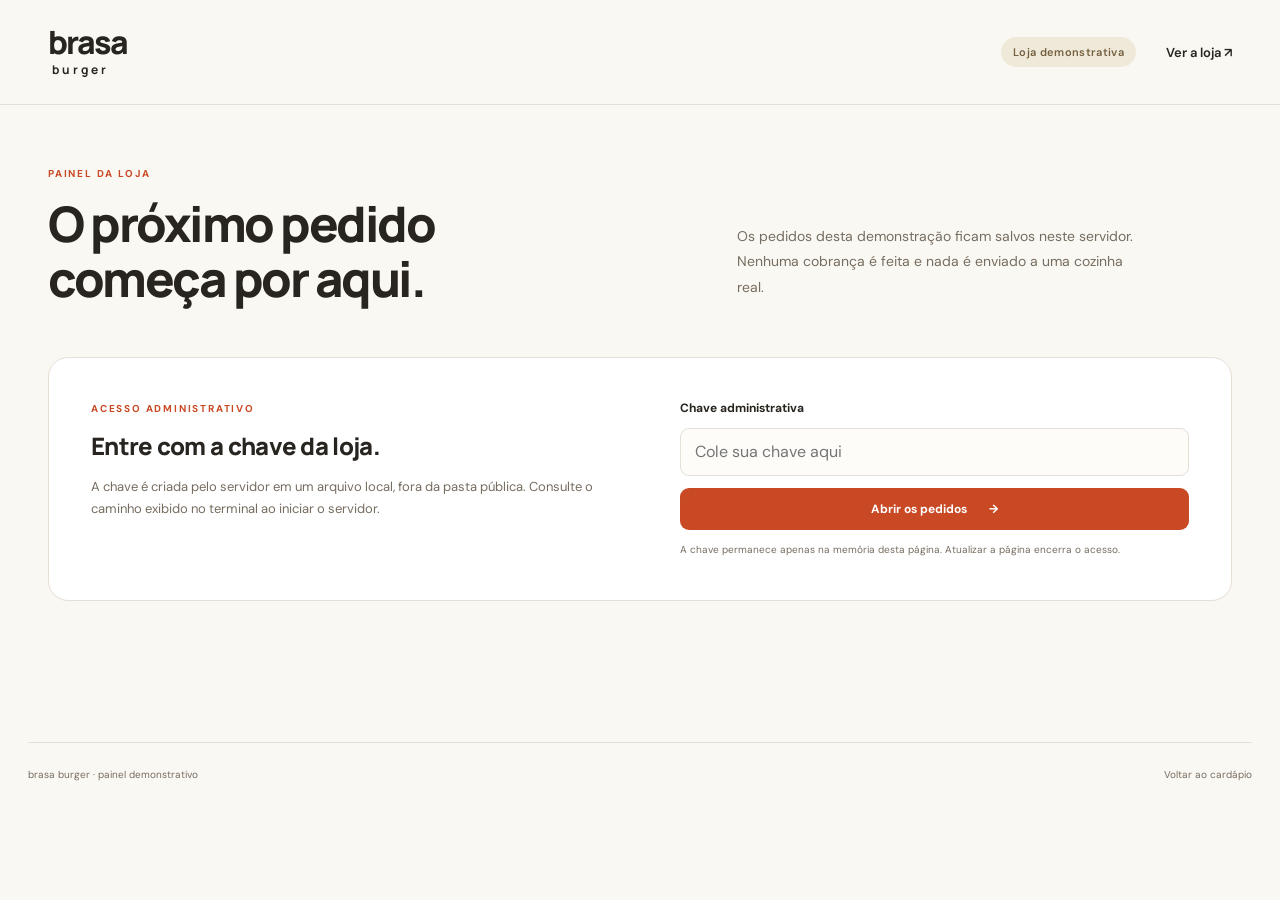
<file: admin.html>
<!doctype html>
<html lang="pt-BR">
<head>
  <meta charset="utf-8"><meta name="viewport" content="width=device-width,initial-scale=1">
  <meta name="robots" content="noindex,nofollow"><meta name="theme-color" content="#faf8f3">
  <title>Pedidos da loja · Brasa Burger</title>
  <link rel="stylesheet" href="admin.css"><script src="store-data.js" defer></script><script src="admin.js" defer></script>
</head>
<body>
  <a class="skip" href="#admin-main">Ir para os pedidos</a>
  <header class="admin-header"><a class="wordmark" href="index.html">brasa<span>burger</span></a><div class="header-right"><span class="demo-pill">Loja demonstrativa</span><a href="index.html">Ver a loja <span aria-hidden="true">↗</span></a></div></header>
  <main id="admin-main">
    <div class="page-intro"><div><p class="eyebrow">Painel da loja</p><h1>O próximo pedido<br>começa por aqui.</h1></div><p>Os pedidos desta demonstração ficam salvos neste servidor. Nenhuma cobrança é feita e nada é enviado a uma cozinha real.</p></div>
    <section id="auth-panel" class="auth-panel" aria-labelledby="auth-title">
      <div><p class="eyebrow">Acesso administrativo</p><h2 id="auth-title">Entre com a chave da loja.</h2><p>A chave é criada pelo servidor em um arquivo local, fora da pasta pública. Consulte o caminho exibido no terminal ao iniciar o servidor.</p></div>
      <form id="auth-form"><label for="admin-key">Chave administrativa</label><input id="admin-key" type="password" autocomplete="off" spellcheck="false" required minlength="16" placeholder="Cole sua chave aqui"><button type="submit" id="auth-submit" class="button primary">Abrir os pedidos <span aria-hidden="true">→</span></button><p class="hint">A chave permanece apenas na memória desta página. Atualizar a página encerra o acesso.</p></form>
    </section>
    <p id="admin-feedback" class="feedback" role="status" aria-live="polite"></p>
    <section id="dashboard" hidden aria-label="Painel de pedidos">
      <div class="dashboard-top"><div><h2>Pedidos salvos</h2><p id="updated-at">Atualização manual</p></div><div class="top-actions"><button class="button secondary" id="refresh-orders" type="button">Atualizar pedidos</button><button class="text-button" id="logout" type="button">Encerrar acesso</button></div></div>
      <div class="metrics" aria-label="Resumo dos pedidos carregados"><div><span>Carregados</span><strong id="metric-total">0</strong></div><div><span>Aguardando confirmação</span><strong id="metric-pending">0</strong></div><div><span>Em andamento</span><strong id="metric-active">0</strong></div><div><span>Concluídos</span><strong id="metric-completed">0</strong></div></div>
      <details class="management-panel" open><summary>Operação da loja <span>Disponibilidade e tempo de preparo</span></summary><form id="operations-form" class="management-body"><div class="operation-controls"><label class="check-control"><input type="checkbox" id="accepting-orders"> Aceitar novos pedidos</label><label for="extra-minutes">Acréscimo na previsão <span class="field-help">Aplicado à entrega e retirada, sem mudar pedidos já salvos.</span><span class="minutes-input"><input type="number" id="extra-minutes" min="0" max="120" step="1" required value="0"> minutos</span></label></div><fieldset><legend>Produtos esgotados</legend><p class="field-help">Marque o que deve ficar indisponível. Um complemento esgotado também bloqueia o combo que o utiliza.</p><div id="paused-products" class="paused-products"></div></fieldset><button class="button primary" type="submit" id="save-operations">Salvar operação</button></form></details>
      <details class="management-panel"><summary>Resultados <span>Eventos anônimos e pedidos concluídos</span></summary><div class="management-body"><div id="business-metrics" class="business-metrics"></div><p class="field-help" id="measurement-note"></p><h3 class="small-title">Produtos em pedidos concluídos</h3><ol id="popular-products" class="popular-products"></ol></div></details>
      <details class="management-panel"><summary>Avaliações <span>Publicação após revisão da loja</span></summary><div class="management-body"><p class="field-help">Só pedidos concluídos permitem uma avaliação. Publicar exibe apenas o primeiro nome; contato e código de acesso não são expostos.</p><div id="reviews-list" class="reviews-list"></div></div></details>
      <details class="management-panel"><summary>Fotos e vídeo próprios <span>Substitua a demonstração por material da sua cozinha</span></summary><form id="media-form" class="management-body media-form"><label for="media-kind">O que deseja enviar?<select id="media-kind"><option value="product">Fotografia de um produto</option><option value="kitchen">Vídeo da própria cozinha</option></select></label><label id="media-product-label" for="media-product">Produto<select id="media-product"></select></label><label for="media-file">Arquivo<input id="media-file" type="file" accept="image/jpeg,image/png,image/webp" required></label><p class="field-help" id="media-help">A foto será convertida para WebP com até 1.254 pixels, mantendo a proporção. Use uma foto do produto que você vende. Não enviamos o arquivo a terceiros.</p><button class="button primary" type="submit" id="upload-media">Enviar material</button><p id="media-status" class="field-help" role="status"></p></form></details>
      <div class="workspace"><section class="orders-pane" aria-labelledby="orders-title"><div class="pane-heading"><h3 id="orders-title">Fila da loja</h3><label for="status-filter" class="visually-hidden">Filtrar por status</label><select id="status-filter"><option value="">Todos os pedidos</option><option value="awaiting_payment">Aguardando pagamento online</option><option value="awaiting_confirmation">Aguardando confirmação</option><option value="confirmed">Confirmados</option><option value="preparing">Em preparo</option><option value="ready">Prontos para retirada</option><option value="out_for_delivery">Saiu para entrega</option><option value="completed">Concluídos</option><option value="cancelled">Cancelados</option></select></div><div id="orders-list" class="orders-list"></div></section>
      <section class="detail-pane" aria-labelledby="detail-title"><div id="detail-empty" class="empty-detail"><span aria-hidden="true">↖</span><h3 id="detail-title">Escolha um pedido.</h3><p>Veja os itens, o contato e a próxima etapa da entrega ou retirada.</p></div><div id="order-details" hidden></div></section></div>
      <p class="panel-note">O status de preparo muda por uma ação da loja. Na demonstração, nenhuma cobrança é feita. Pagamentos online exigem configuração e validação do provedor antes da confirmação. Até 300 pedidos mais recentes são exibidos por filtro.</p>
    </section>
  </main>
  <footer><span>brasa burger · painel demonstrativo</span><a href="index.html">Voltar ao cardápio</a></footer>
</body>
</html>
</file>
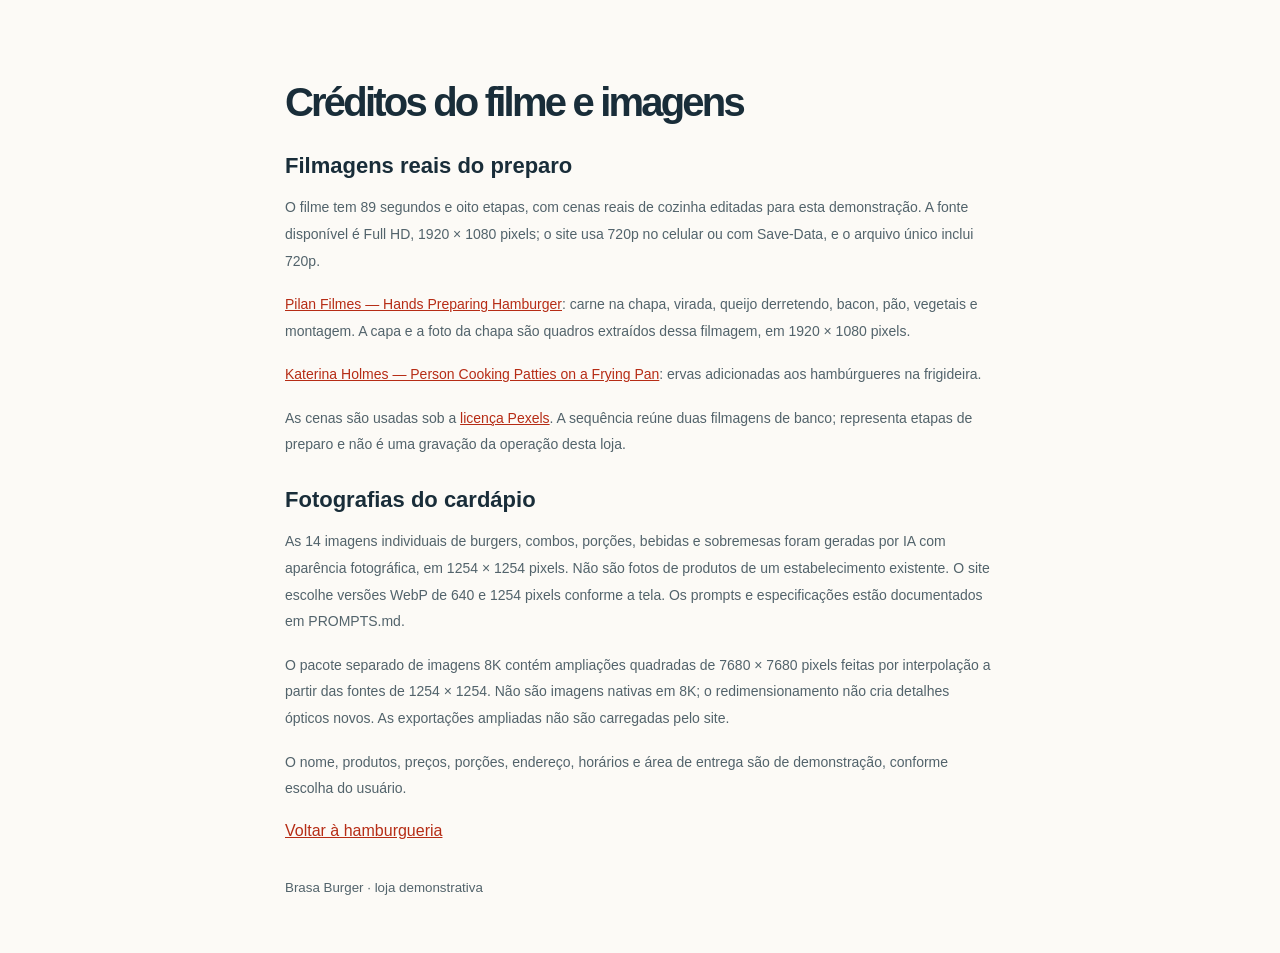
<file: creditos.html>
<!doctype html><html lang="pt-BR"><head><meta charset="utf-8"><meta name="viewport" content="width=device-width,initial-scale=1"><title>Créditos do filme e imagens — Brasa Burger</title><link rel="stylesheet" href="styles.css"><link rel="stylesheet" href="storefront.css"><style>main{max-width:760px;padding:55px 25px;margin:auto}h1{font-size:40px!important;line-height:1.1;margin:25px 0}h2{font-size:22px;margin:30px 0 15px}p{font-size:14px;line-height:1.9;margin:17px 0;color:#52636b}a{color:#b62c15;text-decoration:underline}small{display:block;margin-top:35px;color:#52636b}</style></head><body><main><h1>Créditos do filme e imagens</h1><h2>Filmagens reais do preparo</h2><p>O filme tem 89 segundos e oito etapas, com cenas reais de cozinha editadas para esta demonstração. A fonte disponível é Full HD, 1920 × 1080 pixels; o site usa 720p no celular ou com Save-Data, e o arquivo único inclui 720p.</p><p><a href="https://www.pexels.com/video/hands-preparing-hamburger-12282853/" target="_blank" rel="noopener">Pilan Filmes — Hands Preparing Hamburger</a>: carne na chapa, virada, queijo derretendo, bacon, pão, vegetais e montagem. A capa e a foto da chapa são quadros extraídos dessa filmagem, em 1920 × 1080 pixels.</p><p><a href="https://www.pexels.com/video/person-cooking-patties-on-a-frying-pan-5906561/" target="_blank" rel="noopener">Katerina Holmes — Person Cooking Patties on a Frying Pan</a>: ervas adicionadas aos hambúrgueres na frigideira.</p><p>As cenas são usadas sob a <a href="https://www.pexels.com/license/" target="_blank" rel="noopener">licença Pexels</a>. A sequência reúne duas filmagens de banco; representa etapas de preparo e não é uma gravação da operação desta loja.</p><h2>Fotografias do cardápio</h2><p>As 14 imagens individuais de burgers, combos, porções, bebidas e sobremesas foram geradas por IA com aparência fotográfica, em 1254 × 1254 pixels. Não são fotos de produtos de um estabelecimento existente. O site escolhe versões WebP de 640 e 1254 pixels conforme a tela. Os prompts e especificações estão documentados em PROMPTS.md.</p><p>O pacote separado de imagens 8K contém ampliações quadradas de 7680 × 7680 pixels feitas por interpolação a partir das fontes de 1254 × 1254. Não são imagens nativas em 8K; o redimensionamento não cria detalhes ópticos novos. As exportações ampliadas não são carregadas pelo site.</p><p>O nome, produtos, preços, porções, endereço, horários e área de entrega são de demonstração, conforme escolha do usuário.</p><a href="index.html">Voltar à hamburgueria</a><small>Brasa Burger · loja demonstrativa</small></main></body></html>
</file>
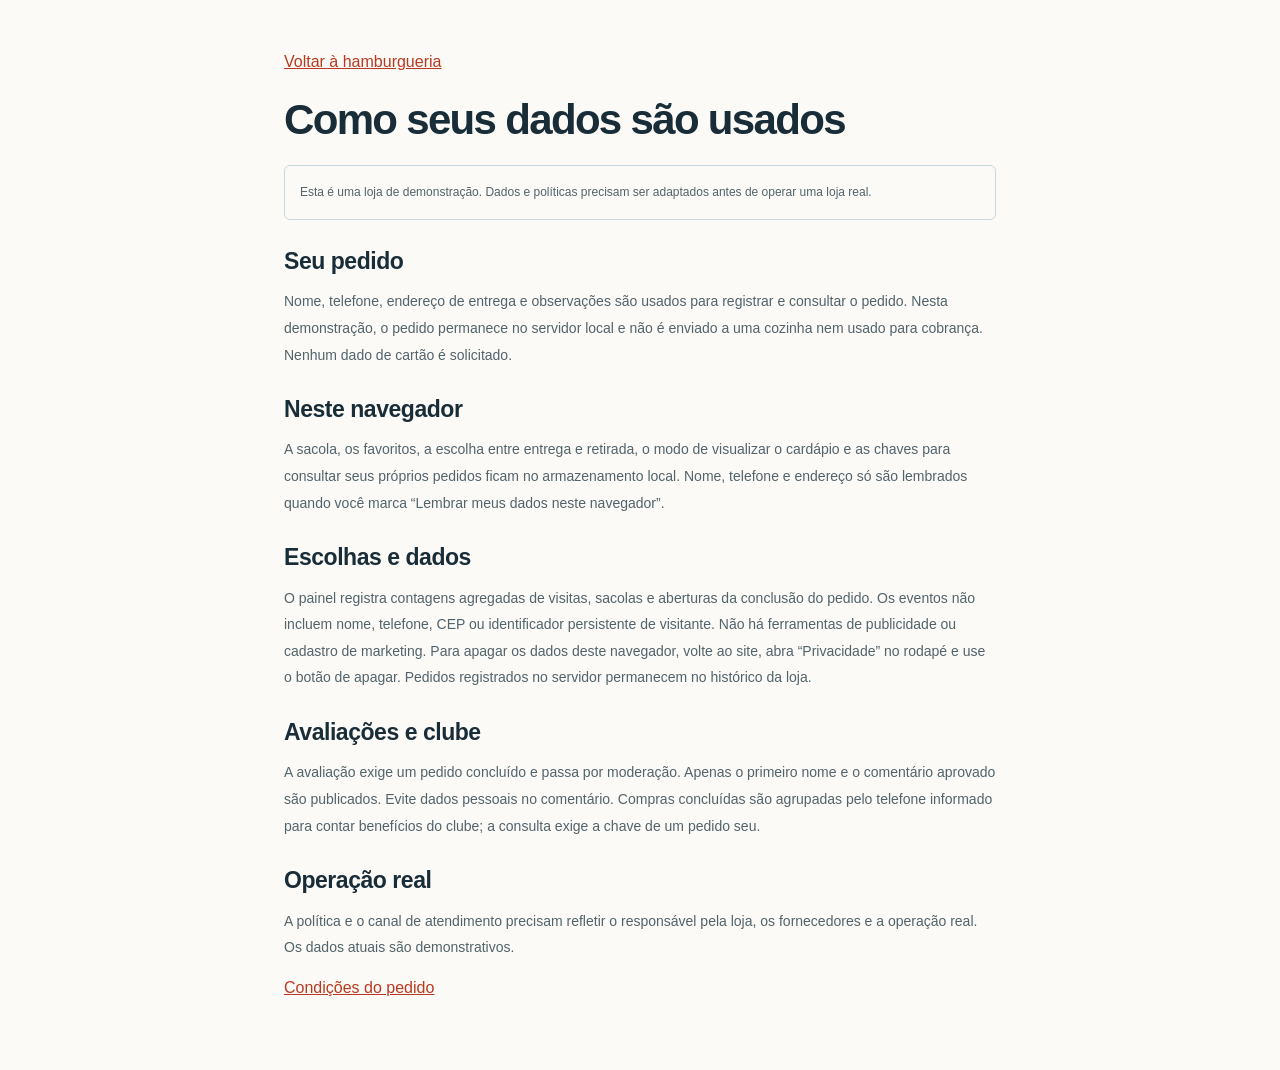
<file: privacidade.html>
<!doctype html><html lang="pt-BR"><head><meta charset="utf-8"><meta name="viewport" content="width=device-width,initial-scale=1"><title>Privacidade — Brasa Burger</title><link rel="icon" href="assets/favicon.svg" type="image/svg+xml"><link rel="stylesheet" href="styles.css"><link rel="stylesheet" href="storefront.css"><style>main{max-width:760px;margin:auto;padding:50px 24px 70px}h1{font-size:42px;letter-spacing:-.04em;margin:25px 0}h2{font-size:23px;letter-spacing:-.02em;margin:29px 0 13px}p{font-size:14px;line-height:1.9;color:#52636b;margin:15px 0}a{text-decoration:underline;color:#b93920}.policy-note{font-size:12px;padding:15px;border:1px solid #c8d8de;border-radius:6px}</style></head><body><main><a href="index.html">Voltar à hamburgueria</a><h1>Como seus dados são usados</h1><p class="policy-note">Esta é uma loja de demonstração. Dados e políticas precisam ser adaptados antes de operar uma loja real.</p><h2>Seu pedido</h2><p>Nome, telefone, endereço de entrega e observações são usados para registrar e consultar o pedido. Nesta demonstração, o pedido permanece no servidor local e não é enviado a uma cozinha nem usado para cobrança. Nenhum dado de cartão é solicitado.</p><h2>Neste navegador</h2><p>A sacola, os favoritos, a escolha entre entrega e retirada, o modo de visualizar o cardápio e as chaves para consultar seus próprios pedidos ficam no armazenamento local. Nome, telefone e endereço só são lembrados quando você marca “Lembrar meus dados neste navegador”.</p><h2>Escolhas e dados</h2><p>O painel registra contagens agregadas de visitas, sacolas e aberturas da conclusão do pedido. Os eventos não incluem nome, telefone, CEP ou identificador persistente de visitante. Não há ferramentas de publicidade ou cadastro de marketing. Para apagar os dados deste navegador, volte ao site, abra “Privacidade” no rodapé e use o botão de apagar. Pedidos registrados no servidor permanecem no histórico da loja.</p><h2>Avaliações e clube</h2><p>A avaliação exige um pedido concluído e passa por moderação. Apenas o primeiro nome e o comentário aprovado são publicados. Evite dados pessoais no comentário. Compras concluídas são agrupadas pelo telefone informado para contar benefícios do clube; a consulta exige a chave de um pedido seu.</p><h2>Operação real</h2><p>A política e o canal de atendimento precisam refletir o responsável pela loja, os fornecedores e a operação real. Os dados atuais são demonstrativos.</p><a href="termos.html">Condições do pedido</a></main></body></html>
</file>
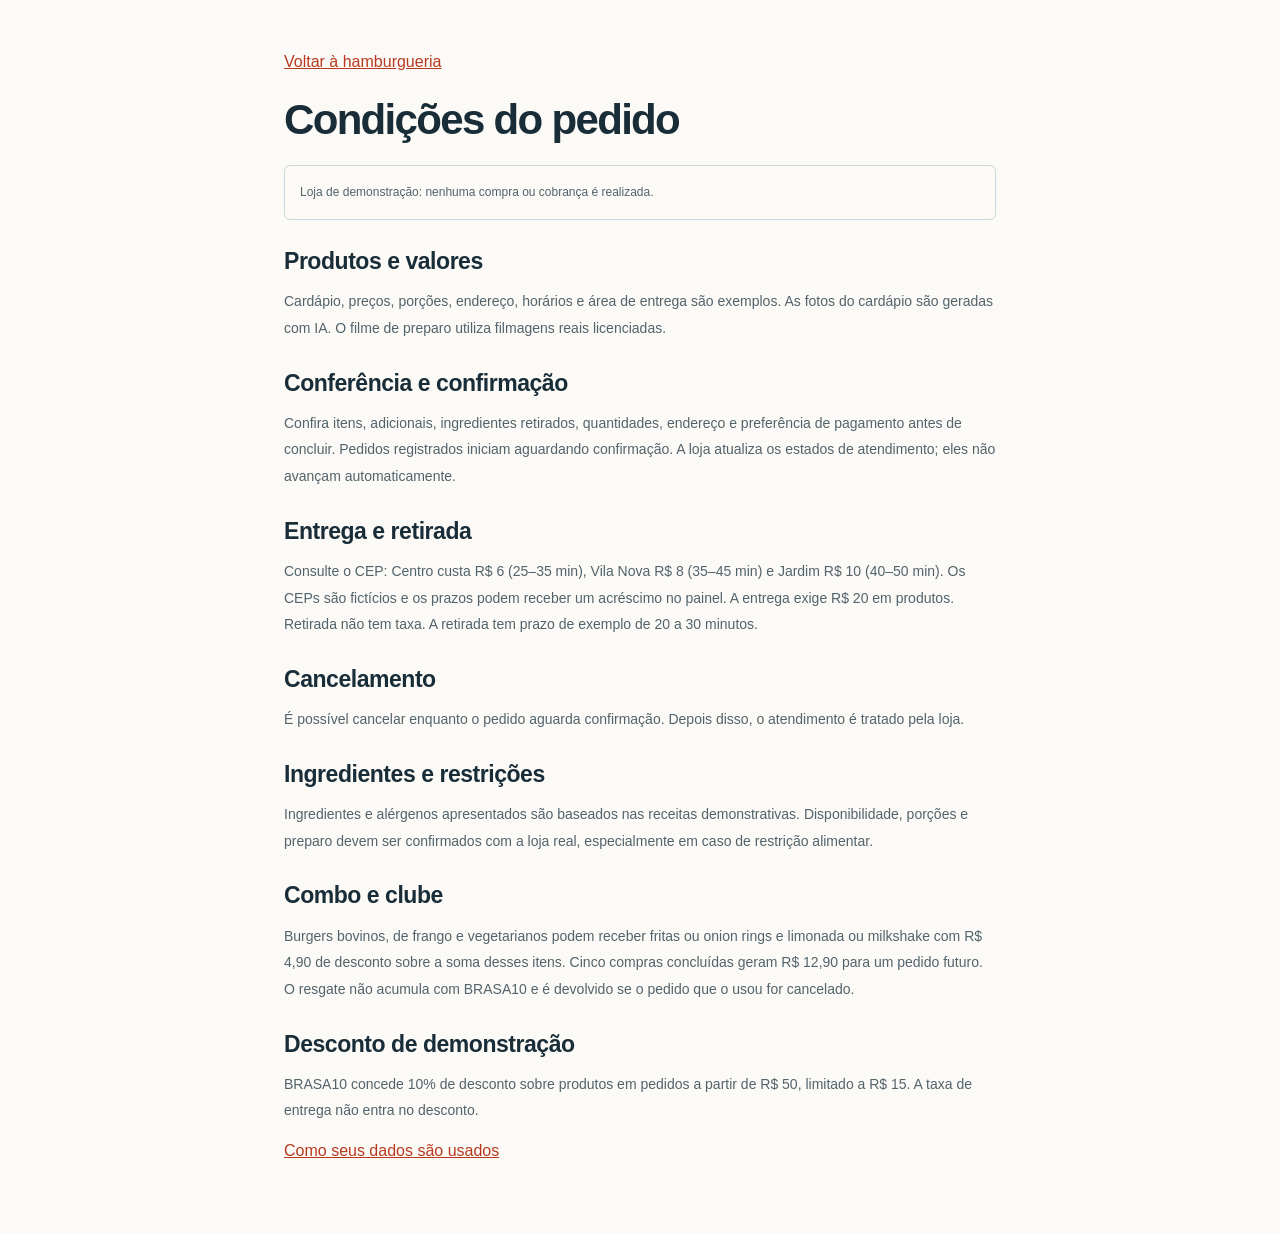
<file: termos.html>
<!doctype html><html lang="pt-BR"><head><meta charset="utf-8"><meta name="viewport" content="width=device-width,initial-scale=1"><title>Condições do pedido — Brasa Burger</title><link rel="icon" href="assets/favicon.svg" type="image/svg+xml"><link rel="stylesheet" href="styles.css"><link rel="stylesheet" href="storefront.css"><style>main{max-width:760px;margin:auto;padding:50px 24px 70px}h1{font-size:42px;letter-spacing:-.04em;margin:25px 0}h2{font-size:23px;letter-spacing:-.02em;margin:29px 0 13px}p{font-size:14px;line-height:1.9;color:#52636b;margin:15px 0}a{text-decoration:underline;color:#b93920}.policy-note{font-size:12px;padding:15px;border:1px solid #c8d8de;border-radius:6px}</style></head><body><main><a href="index.html">Voltar à hamburgueria</a><h1>Condições do pedido</h1><p class="policy-note">Loja de demonstração: nenhuma compra ou cobrança é realizada.</p><h2>Produtos e valores</h2><p>Cardápio, preços, porções, endereço, horários e área de entrega são exemplos. As fotos do cardápio são geradas com IA. O filme de preparo utiliza filmagens reais licenciadas.</p><h2>Conferência e confirmação</h2><p>Confira itens, adicionais, ingredientes retirados, quantidades, endereço e preferência de pagamento antes de concluir. Pedidos registrados iniciam aguardando confirmação. A loja atualiza os estados de atendimento; eles não avançam automaticamente.</p><h2>Entrega e retirada</h2><p>Consulte o CEP: Centro custa R$ 6 (25–35 min), Vila Nova R$ 8 (35–45 min) e Jardim R$ 10 (40–50 min). Os CEPs são fictícios e os prazos podem receber um acréscimo no painel. A entrega exige R$ 20 em produtos. Retirada não tem taxa. A retirada tem prazo de exemplo de 20 a 30 minutos.</p><h2>Cancelamento</h2><p>É possível cancelar enquanto o pedido aguarda confirmação. Depois disso, o atendimento é tratado pela loja.</p><h2>Ingredientes e restrições</h2><p>Ingredientes e alérgenos apresentados são baseados nas receitas demonstrativas. Disponibilidade, porções e preparo devem ser confirmados com a loja real, especialmente em caso de restrição alimentar.</p><h2>Combo e clube</h2><p>Burgers bovinos, de frango e vegetarianos podem receber fritas ou onion rings e limonada ou milkshake com R$ 4,90 de desconto sobre a soma desses itens. Cinco compras concluídas geram R$ 12,90 para um pedido futuro. O resgate não acumula com BRASA10 e é devolvido se o pedido que o usou for cancelado.</p><h2>Desconto de demonstração</h2><p>BRASA10 concede 10% de desconto sobre produtos em pedidos a partir de R$ 50, limitado a R$ 15. A taxa de entrega não entra no desconto.</p><a href="privacidade.html">Como seus dados são usados</a></main></body></html>
</file>
<file: admin.css>
@import url('https://fonts.googleapis.com/css2?family=DM+Sans:wght@400;500;600;700&family=Manrope:wght@500;600;700;800&display=swap');
:root{font-family:'DM Sans',sans-serif;color:#28241f;background:#faf8f3;font-synthesis:none;--line:#e5dfd5;--muted:#766d60;--orange:#c84924;--ink:#28241f}*{box-sizing:border-box}body{margin:0}button,input,select{font:inherit}a{color:inherit;text-decoration:none}button,a,input,select{ -webkit-tap-highlight-color:transparent}button:focus-visible,a:focus-visible,input:focus-visible,select:focus-visible{outline:3px solid #e88e55;outline-offset:4px}[hidden]{display:none!important}.admin-header{height:105px;display:flex;align-items:center;justify-content:space-between;max-width:1320px;margin:auto;padding:0 48px;border-bottom:1px solid var(--line)}.wordmark{font-family:'Manrope',sans-serif;font-size:32px;line-height:.85;font-weight:800;letter-spacing:-2px}.wordmark span{display:block;font-size:12px;letter-spacing:3px;font-weight:700;margin:9px 0 0 4px}.header-right{display:flex;gap:30px;align-items:center;font-size:13px;font-weight:600}.demo-pill{padding:8px 12px;border-radius:30px;background:#efe9d9;color:#756040;font-size:11px;letter-spacing:.03em}main{max-width:1320px;margin:0 auto;padding:62px 48px 80px}.page-intro{display:grid;grid-template-columns:1.25fr 1fr;align-items:end;gap:70px;margin-bottom:50px}.eyebrow{text-transform:uppercase;letter-spacing:.18em;font-weight:700;font-size:10px;color:var(--orange);margin:0 0 17px}h1{font-family:'Manrope',sans-serif;font-weight:800;font-size:49px;letter-spacing:-2.5px;line-height:1.12;margin:0}.page-intro>p{max-width:410px;font-size:14px;line-height:1.8;color:var(--muted);margin:0 0 7px}.auth-panel{display:grid;grid-template-columns:1fr 1fr;gap:80px;background:white;border:1px solid var(--line);border-radius:20px;padding:42px}h2{font-family:'Manrope',sans-serif;letter-spacing:-.7px;font-weight:800;font-size:24px;margin:0 0 14px}.auth-panel p{color:var(--muted);line-height:1.7;font-size:13px}.auth-panel .eyebrow{color:var(--orange);font-size:10px;margin:0 0 12px}.auth-panel form{display:flex;flex-direction:column;gap:12px}.auth-panel label{font-size:12px;font-weight:700}.auth-panel input{height:48px;border:1px solid var(--line);border-radius:9px;padding:0 14px;background:#fdfcf9}.button{border:0;border-radius:9px;padding:13px 18px;font-size:12px;font-weight:700;cursor:pointer;display:inline-flex;justify-content:center;align-items:center;gap:22px}.primary{color:white;background:var(--orange)}.secondary{color:var(--ink);background:#ece7dd}.button:hover{filter:brightness(.96)}.button:disabled{opacity:.5;cursor:not-allowed}.auth-panel .hint{font-size:10px;line-height:1.6;margin:0}.feedback{margin:18px 0 24px;min-height:19px;font-size:13px;line-height:1.55;color:#7b402c}.feedback.error{padding:13px 16px;border-radius:9px;background:#fff0e8;border:1px solid #edc8b5}.dashboard-top{display:flex;justify-content:space-between;align-items:center;margin-bottom:22px}.dashboard-top h2{margin-bottom:7px}.dashboard-top p{font-size:11px;color:var(--muted);margin:0}.top-actions{display:flex;align-items:center;gap:22px}.text-button{font-size:11px;background:none;border:0;text-decoration:underline;text-underline-offset:4px;color:var(--muted);cursor:pointer}.metrics{display:grid;grid-template-columns:repeat(4,1fr);margin:0 0 30px;border:1px solid var(--line);border-radius:12px;background:#fff}.metrics>div{padding:21px 24px;border-right:1px solid var(--line)}.metrics>div:last-child{border:0}.metrics span{display:block;font-size:10px;color:var(--muted);margin-bottom:8px}.metrics strong{font-family:'Manrope',sans-serif;font-weight:800;font-size:30px}.workspace{display:grid;grid-template-columns:minmax(310px,.95fr) minmax(420px,1.4fr);border:1px solid var(--line);border-radius:17px;overflow:hidden;min-height:425px;background:#fff}.orders-pane{border-right:1px solid var(--line)}.pane-heading{padding:23px;border-bottom:1px solid var(--line)}.pane-heading h3{font-size:14px;margin:0 0 13px}.pane-heading select{width:100%;padding:10px 11px;border:1px solid var(--line);border-radius:7px;background:#faf8f3;font-size:12px}.orders-list{max-height:750px;overflow:auto;padding:10px}.order-row{display:block;text-align:left;width:100%;border:1px solid transparent;background:#fff;border-radius:10px;padding:18px 14px;cursor:pointer;margin:0 0 4px}.order-row:hover{background:#faf7f1}.order-row.selected{background:#fbf0e8;border-color:#edd1bd}.order-row .row-top,.order-row .row-bottom{display:flex;justify-content:space-between;align-items:center;gap:10px}.row-top strong{font-size:11px;letter-spacing:.01em}.row-top span{font-size:11px;font-weight:700}.row-name{display:block;font-size:13px;margin:12px 0}.row-bottom time{font-size:10px;color:var(--muted)}.status-chip{display:inline-block;padding:5px 8px;border-radius:5px;background:#ece9e3;color:#64594c;font-size:9px;font-weight:700;max-width:100%;line-height:1.4}.status-awaiting_confirmation{background:#fff1d0;color:#89621c}.status-confirmed,.status-preparing{background:#eaf1ec;color:#42634a}.status-ready,.status-out_for_delivery{background:#e4edf4;color:#436681}.status-completed{background:#e9efe7;color:#53664b}.status-cancelled{background:#f4e5e1;color:#995445}.detail-pane{padding:29px 32px}.empty-detail{margin:65px auto;text-align:center;max-width:270px;color:var(--muted)}.empty-detail>span{font-size:35px;font-weight:400;color:#c3b8a9}.empty-detail h3{font-size:18px;font-family:'Manrope',sans-serif;color:var(--ink);margin:16px 0 10px}.empty-detail p{font-size:12px;line-height:1.7}.detail-heading{display:flex;gap:15px;justify-content:space-between;align-items:start;border-bottom:1px solid var(--line);padding-bottom:24px}.detail-heading h3{font-size:17px;font-family:'Manrope',sans-serif;letter-spacing:-.6px;margin:0 0 10px}.detail-heading time{display:block;color:var(--muted);font-size:10px}.detail-section{padding:23px 0;border-bottom:1px solid var(--line)}.detail-section h4{font-size:10px;text-transform:uppercase;letter-spacing:.13em;color:var(--muted);margin:0 0 14px}.detail-section p{font-size:12px;line-height:1.8;margin:6px 0;white-space:pre-wrap;overflow-wrap:anywhere}.detail-section a{color:var(--orange);font-size:12px;text-decoration:underline;text-underline-offset:3px}.detail-item{margin:0 0 16px}.detail-item:last-child{margin:0}.item-title{display:flex;justify-content:space-between;gap:12px;font-size:12px;font-weight:700}.item-meta{font-size:11px;color:var(--muted);line-height:1.6;margin:6px 0 0;white-space:pre-wrap;overflow-wrap:anywhere}.totals{font-size:12px;padding:19px 0}.total-line{display:flex;justify-content:space-between;margin:9px 0;color:var(--muted)}.total-line.strong{font-size:17px;font-weight:700;color:var(--ink);margin-top:17px}.status-actions{background:#faf7f1;border-radius:10px;padding:19px;margin:6px 0 0}.status-actions label{display:block;font-size:11px;font-weight:700;margin-bottom:10px}.status-actions select{border:1px solid var(--line);border-radius:7px;background:#fff;width:100%;padding:11px;font-size:12px}.status-actions .button{width:100%;margin-top:10px}.status-actions p{font-size:10px;line-height:1.65;color:var(--muted);margin:10px 0 0}.empty-list{text-align:center;font-size:12px;color:var(--muted);line-height:1.7;padding:30px 24px}.panel-note{font-size:10px;line-height:1.7;color:var(--muted);margin:19px 0}footer{max-width:1224px;margin:auto;padding:25px 0;border-top:1px solid var(--line);display:flex;justify-content:space-between;color:var(--muted);font-size:10px}.skip{position:absolute;left:20px;top:-60px;z-index:100;background:var(--ink);color:white;padding:12px}.skip:focus{top:12px}.visually-hidden{position:absolute;clip:rect(0,0,0,0);width:1px;height:1px;overflow:hidden}@media(max-width:900px){.admin-header{padding:0 24px;height:89px}main{padding:40px 24px 60px}.page-intro{gap:35px}h1{font-size:39px}.auth-panel{gap:35px;padding:30px}.workspace{grid-template-columns:1fr 1.2fr}.detail-pane{padding:25px 22px}footer{margin:0 24px}.metrics>div{padding:18px}.metrics span{min-height:26px}}@media(max-width:650px){.header-right{gap:15px}.header-right>a{font-size:11px}.demo-pill{font-size:9px;padding:7px 9px}.wordmark{font-size:29px}.page-intro{grid-template-columns:1fr;gap:20px;margin-bottom:30px}h1{font-size:37px}.page-intro>p{font-size:12px}.auth-panel{grid-template-columns:1fr;gap:23px;padding:27px 22px}.auth-panel h2{font-size:21px}.dashboard-top{gap:20px;align-items:start}.dashboard-top h2{font-size:22px}.top-actions{flex-direction:column;gap:14px;align-items:end}.top-actions .button{padding:11px 13px;font-size:10px}.metrics{grid-template-columns:repeat(2,1fr)}.metrics>div:nth-child(2){border-right:0}.metrics>div:nth-child(-n+2){border-bottom:1px solid var(--line)}.metrics span{min-height:0}.workspace{grid-template-columns:1fr}.orders-pane{border-right:0;border-bottom:1px solid var(--line)}.orders-list{max-height:330px}.detail-pane{padding:27px 22px}.empty-detail{margin:30px auto}.detail-heading h3{font-size:15px}footer{padding:24px 0;font-size:9px;gap:15px}.feedback{font-size:12px}.metrics strong{font-size:26px}}@media(prefers-reduced-motion:reduce){*{scroll-behavior:auto!important}}
/* Revision 7: operation controls use native, keyboard accessible details. */
.management-panel{background:#fff;border:1px solid var(--line);border-radius:13px;margin:0 0 15px;overflow:hidden}.management-panel:last-of-type{margin-bottom:30px}.management-panel summary{padding:21px 24px;cursor:pointer;font-family:'Manrope',sans-serif;font-weight:800;font-size:14px;line-height:1.5}.management-panel summary span{display:block;font-family:'DM Sans',sans-serif;font-size:11px;color:var(--muted);font-weight:400;padding:4px 0 0 17px}.management-panel summary:focus-visible{outline:3px solid #e88e55;outline-offset:-5px}.management-panel[open] summary{border-bottom:1px solid var(--line)}.management-body{padding:25px}.field-help{font-size:11px;line-height:1.75;font-weight:400;color:var(--muted);margin:8px 0 16px}.management-body fieldset{margin:24px 0;padding:0;border:0}.management-body legend,.small-title{font-family:'Manrope',sans-serif;font-weight:800;font-size:13px}.paused-products{display:grid;grid-template-columns:repeat(3,minmax(0,1fr));gap:4px 20px}.check-control{display:flex;align-items:center;gap:10px;min-height:44px;font-size:12px;cursor:pointer}.check-control input{width:18px;height:18px;margin:0;accent-color:var(--orange);flex-shrink:0}.operation-controls{display:grid;grid-template-columns:1fr 1fr;gap:30px;align-items:start}.operation-controls>label:not(.check-control){font-size:12px;font-weight:700}.operation-controls .field-help{display:block}.minutes-input{display:flex;align-items:center;gap:12px;font-size:12px;font-weight:400}.management-body input:not([type=checkbox]),.management-body select{min-height:44px;border:1px solid var(--line);border-radius:8px;background:#fdfcf9;padding:10px 12px;max-width:100%;font:inherit;font-size:12px}.minutes-input input{width:95px}.business-metrics{display:grid;grid-template-columns:repeat(3,minmax(0,1fr));gap:15px}.business-metrics>div{background:#faf7f1;padding:20px;border-radius:10px}.business-metrics span{display:block;font-size:11px;line-height:1.5;color:var(--muted);margin-bottom:9px}.business-metrics strong{font-family:'Manrope',sans-serif;font-size:24px;font-weight:800}.popular-products{padding-left:20px;font-size:12px;line-height:2;color:var(--muted)}.reviews-list{display:grid;gap:15px}.admin-review{border:1px solid var(--line);border-radius:10px;padding:20px}.admin-review h3{font-size:14px;margin:0 0 9px}.admin-review .field-help{margin:5px 0}.review-comment{font-size:12px;line-height:1.8;white-space:pre-wrap;overflow-wrap:anywhere;margin:15px 0}.media-form{display:grid;grid-template-columns:1fr 1fr;gap:18px 25px}.media-form>label{display:flex;flex-direction:column;gap:9px;font-size:12px;font-weight:700}.media-form>label[for=media-file],.media-form>.field-help,.media-form>#media-status{grid-column:1/-1}.media-form>.field-help{margin:0}.media-form>.button{justify-self:start;min-height:44px}.management-body>.button{min-height:44px}.admin-review>.button{min-height:44px}.status-awaiting_payment{background:#e8ecf7;color:#475d83}.status-actions select{min-height:44px}@media(max-width:900px){.paused-products{grid-template-columns:repeat(2,minmax(0,1fr))}.business-metrics{grid-template-columns:repeat(2,minmax(0,1fr))}}@media(max-width:650px){.management-panel summary{padding:18px 20px}.management-body{padding:21px 19px}.operation-controls,.media-form{grid-template-columns:1fr;gap:18px}.business-metrics{gap:10px}.business-metrics>div{padding:16px 13px}.business-metrics strong{font-size:22px}.paused-products{column-gap:12px}.check-control{font-size:11px}.media-form>.field-help{grid-column:1}.admin-review{padding:17px}.page-intro>p{overflow-wrap:anywhere}}@media(max-width:360px){.paused-products,.business-metrics{grid-template-columns:1fr}.metrics>div{padding:15px}.top-actions{gap:12px}.admin-header{padding:0 18px}main{padding-left:18px;padding-right:18px}.management-body{padding:18px 16px}}
</file>
<file: styles.css>
@charset "UTF-8";
:root{--paper:#fcfaf6;--mist:#e9f0f2;--ink:#192d39;--red:#ed4928;--red-dark:#b62c15;--muted:#52636b;--line:#d9e1e3;--sesame:#ffe3b2;--display:'Bahnschrift','Arial Black',Impact,sans-serif;--body:'Segoe UI',Arial,sans-serif;--content:1280px}
*{box-sizing:border-box}html{scroll-behavior:smooth;scroll-padding-top:94px}body{margin:0;background:var(--paper);color:var(--ink);font-family:var(--body);font-size:16px;line-height:1.5}button,input,select,textarea{font:inherit}button,a,input,select,textarea{-webkit-tap-highlight-color:transparent}button{cursor:pointer}button:disabled{cursor:default;opacity:.45}a{color:inherit;text-decoration:none}button,a{touch-action:manipulation}img,svg{display:block}button{color:inherit}button:focus-visible,a:focus-visible,input:focus-visible,select:focus-visible,textarea:focus-visible{outline:3px solid #236e9d;outline-offset:4px}h1,h2,h3,p{margin:0}h1,h2,h3{font-family:var(--display);font-weight:800;line-height:1.06}svg{width:24px;height:24px}.visually-hidden{position:absolute;width:1px;height:1px;overflow:hidden;clip-path:inset(50%);white-space:nowrap}.skip-link{position:fixed;top:-80px;left:12px;z-index:100;background:var(--ink);color:white;padding:14px}.skip-link:focus{top:10px}.site-header{height:92px;display:flex;align-items:center;justify-content:space-between;gap:28px;max-width:var(--content);margin:auto;padding:0 30px;position:relative;z-index:5}.brand{display:flex;align-items:center;gap:10px;color:var(--red);flex-shrink:0}.brand>svg{width:27px;height:36px}.brand>span{font-family:var(--display);font-weight:950;font-size:39px;line-height:.72;letter-spacing:-2px}.brand small{display:block;font-size:14px;line-height:1.1;letter-spacing:4px;font-weight:750;margin-top:6px;margin-left:3px}.site-header nav{display:flex;gap:34px;font-size:14px;font-weight:600}.site-header nav a:hover{color:var(--red)}.cart-open{border:1px solid #bbc8cd;border-radius:6px;background:transparent;padding:11px 14px;display:flex;align-items:center;gap:10px;font-size:13px;font-weight:650;min-height:46px}.cart-open svg{width:19px;height:21px}.cart-count{display:inline-flex;align-items:center;justify-content:center;background:var(--red);color:#fff;min-width:23px;height:23px;border-radius:50%;font-size:11px;padding:0 5px}
.assembly-story{height:335vh;background:var(--mist);position:relative;border-radius:16px 16px 0 0;scroll-margin-top:0}.assembly-sticky{position:sticky;top:0;min-height:100svh;display:flex;flex-direction:column;justify-content:center;overflow:hidden;padding:30px max(30px,calc((100vw - 1220px)/2)) 0}.hero-layout{display:grid;grid-template-columns:.92fr 1.08fr;align-items:center;gap:12px;flex:1;min-height:610px;max-height:820px}.hero-copy{padding:22px 0 12px;position:relative;z-index:2}.hero-kicker{font-weight:650;font-size:14px;margin-bottom:24px;display:flex;align-items:center;gap:9px}.small-flame{color:var(--red);font-size:25px;line-height:1}h1{font-size:clamp(70px,7.7vw,113px);letter-spacing:-.07em;line-height:.98;margin-left:-4px}.hunger{position:relative;display:inline-block}.hunger:after{content:'';position:absolute;bottom:-5px;left:0;right:-2px;height:6px;border-radius:50%;background:var(--red);transform:rotate(-3deg)}.hero-intro{max-width:355px;margin-top:28px;font-size:16px;color:var(--muted);line-height:1.65}.hero-actions{display:flex;align-items:center;gap:20px;margin-top:28px;flex-wrap:wrap}.button{min-height:47px;padding:13px 20px;display:inline-flex;justify-content:center;align-items:center;gap:14px;border:1px solid transparent;border-radius:5px;font-size:14px;font-weight:700;line-height:1.3;white-space:nowrap}.button svg{height:18px;width:18px;fill:none;stroke:currentColor;stroke-width:1.7}.button-primary{background:var(--red);color:#fff}.button-primary:hover{background:var(--red-dark)}.button-ink{background:var(--ink);color:#fff}.button-ink:hover{background:#2b4657}.watch-button{background:none;border:0;padding:10px 0;display:flex;align-items:center;gap:9px;font-size:12px;font-weight:650;min-height:44px}.play-symbol{width:28px;height:28px;border:1px solid #a6b5ba;border-radius:50%;display:grid;place-items:center;font-size:10px;padding-left:2px}.ingredient-detail{display:flex;gap:20px;margin-top:48px;max-width:460px;min-height:143px;border-top:1px solid #c5d2d7;padding-top:23px}.ingredient-number{font-size:26px;line-height:1;font-family:var(--display);font-weight:750;color:var(--red);white-space:nowrap}.ingredient-number span{font-size:12px;color:#637882;font-family:var(--body);font-weight:450}.ingredient-text h2{font-size:23px;letter-spacing:-.02em}.ingredient-text p{font-size:13px;color:var(--muted);margin-top:8px;line-height:1.6;max-width:335px}.ingredient-specs{display:flex;gap:6px;flex-wrap:wrap;margin-top:12px}.ingredient-specs span{font-size:10px;border:1px solid #bdcdd3;padding:3px 7px;border-radius:3px;color:#3d535d;white-space:nowrap}.scroll-guide{display:flex;gap:10px;align-items:center;font-size:11px;color:#586f7b;margin-top:21px}.scroll-guide>span{font-size:20px;color:var(--red)}.burger-visual{position:relative;min-width:0;align-self:center}.visual-caption{position:absolute;top:2px;left:50%;transform:translateX(-50%);width:100%;padding:0 40px;display:flex;justify-content:space-between;align-items:center;gap:8px;font-size:11px;color:#516771;z-index:2}.visual-caption>span:first-child{font-size:14px;font-weight:700;color:var(--ink)}.burger-stage{height:min(640px,53vw);min-height:530px;position:relative;isolation:isolate;margin:17px -16px 0}.burger-stage:before{content:'';position:absolute;inset:17% 3% 5%;border-radius:50%;background:#e0e9eb;z-index:-1}.burger-shadow{position:absolute;width:60%;height:24px;left:20%;top:88%;background:rgba(56,44,23,.14);border-radius:50%;filter:blur(12px);transform:scale(var(--shadow-scale,1));opacity:var(--shadow-opacity,.4)}.burger-layer{position:absolute;left:50%;width:82%;overflow:hidden;transform-origin:center;will-change:transform;pointer-events:none}.burger-layer img{position:absolute;left:0;width:100%;max-width:none;height:auto;pointer-events:none}.ingredient-pin{position:absolute;right:0;top:85%;display:flex;align-items:center;gap:7px;z-index:10;color:var(--ink);font-size:11px}.ingredient-pin span{width:47px;height:1px;background:var(--red);position:relative}.ingredient-pin span:before{content:'';position:absolute;left:0;top:-3px;width:6px;height:6px;background:var(--red);border-radius:50%}.ingredient-pin b{font-weight:600;background:rgba(233,240,242,.9);padding:3px 5px;border-radius:2px}.assembly-bottom{padding:0 47px 22px}.assembly-bottom>div{display:flex;align-items:center;justify-content:space-between;margin-bottom:7px;font-size:11px}.assembly-progress-label{font-weight:650}.assembly-bottom output{font-variant-numeric:tabular-nums;color:var(--red);font-weight:700}.assembly-bottom input{width:100%;accent-color:var(--red);height:14px;cursor:ew-resize;margin:0;display:block}.assembly-direction{display:block;text-align:center;font-size:10px;color:#607682;margin-top:7px}.ingredient-steps{display:grid;grid-template-columns:repeat(7,1fr);border-top:1px solid #c3d1d5;width:100%;margin:0 auto;gap:0;position:relative;z-index:3}.ingredient-step{background:none;border:0;border-top:3px solid transparent;margin-top:-1px;padding:17px 10px 20px;text-align:left;display:flex;gap:10px;align-items:center;min-height:61px}.ingredient-step>span{font-size:11px;color:#68808c;font-variant-numeric:tabular-nums}.ingredient-step>b{font-size:12px;font-weight:600;white-space:nowrap}.ingredient-step[aria-current=step]{border-top-color:var(--red);color:var(--red)}.ingredient-step:hover{background:#dfebed}
.signature-strip{max-width:var(--content);margin:auto;padding:35px 30px;display:grid;grid-template-columns:1fr 1.1fr auto;align-items:center;gap:35px;border-bottom:1px solid var(--line)}.signature-name{display:flex;align-items:center;gap:16px}.signature-mark{width:48px;height:48px;border-radius:50%;color:var(--red);border:2px solid var(--red);font-family:var(--display);font-size:30px;font-weight:900;display:grid;place-items:center;transform:rotate(-12deg)}.signature-name p{font-size:11px;color:var(--muted);margin-bottom:5px}.signature-name h2{font-size:24px}.signature-description{font-size:12px;color:var(--muted);max-width:325px;line-height:1.7}.signature-order{display:flex;align-items:center;gap:18px}.signature-order>span{font-weight:750;font-size:20px;white-space:nowrap}.signature-order .button{padding:12px 18px}.menu-section{max-width:var(--content);margin:0 auto;padding:90px 30px 78px;scroll-margin-top:24px}.section-intro{display:flex;align-items:end;justify-content:space-between;gap:30px}.section-pretitle{font-size:13px;color:var(--red);font-weight:650;margin-bottom:11px}.section-intro h2{font-size:clamp(32px,4.4vw,56px);letter-spacing:-.045em}.section-intro>p{font-size:13px;color:var(--muted);line-height:1.7}.menu-toolbar{display:flex;align-items:center;justify-content:space-between;gap:20px;margin:31px 0 28px}.menu-filters{display:flex;gap:8px;flex-wrap:wrap}.menu-filters button{border:1px solid #c6d1d4;background:none;border-radius:30px;min-height:40px;padding:9px 18px;font-size:12px;font-weight:650}.menu-filters button[aria-pressed=true]{background:var(--ink);color:#fff;border-color:var(--ink)}.menu-filters button:hover{border-color:var(--ink)}#menu-count{font-size:11px;color:var(--muted);white-space:nowrap}.menu-grid{display:grid;grid-template-columns:repeat(3,minmax(0,1fr));gap:38px 25px}.menu-card{min-width:0;position:relative}.product-photo{width:100%;aspect-ratio:1.22;overflow:hidden;background:#e8e3dc;border-radius:9px;position:relative}.menu-sprite{position:absolute;inset:0;background-size:300% 200%;background-repeat:no-repeat;transition:transform .25s ease}.menu-card:hover .menu-sprite{transform:scale(1.035)}.product-tag{position:absolute;top:13px;left:13px;background:var(--paper);padding:4px 9px;border-radius:3px;font-size:10px;font-weight:650;z-index:1}.product-info{padding:18px 2px 0}.product-category{font-size:10px;color:#6c7a80;display:block;margin-bottom:5px}.product-info h3{font-size:26px;letter-spacing:-.025em}.product-description{font-size:12px;color:var(--muted);line-height:1.7;margin-top:8px;min-height:43px;max-width:325px}.product-bottom{display:flex;align-items:center;justify-content:space-between;gap:8px;margin-top:19px}.product-price{font-size:20px;font-weight:700;font-variant-numeric:tabular-nums}.add-product{padding:10px 16px;font-size:12px;font-weight:650;background:transparent;border:1px solid var(--red);border-radius:4px;min-height:40px;color:var(--red-dark)}.add-product:hover{background:var(--red);color:white}.menu-note{font-size:11px;margin-top:34px;text-align:center;color:var(--muted)}.how-section{background:#f9e7c9;padding:65px max(30px,calc((100vw - 1220px)/2));display:grid;grid-template-columns:1fr 1.1fr;gap:70px}.how-intro h2{font-size:clamp(44px,5vw,65px);letter-spacing:-.05em}.how-intro>p{font-size:14px;margin-top:18px;color:#675841}.text-link{font-weight:700;font-size:13px;display:inline-flex;gap:25px;align-items:center;margin-top:25px;border-bottom:1px solid #887248;padding:0 0 7px}.how-steps{list-style:none;margin:0;padding:0;display:flex;flex-direction:column;gap:25px}.how-steps li{display:flex;gap:23px;align-items:start}.how-steps li>span{font-size:21px;font-weight:800;color:var(--red);line-height:1.3;width:35px;border-bottom:1px solid #c7a574;padding:0 0 9px}.how-steps h3{font-size:22px}.how-steps p{font-size:13px;color:#675841;margin-top:8px;max-width:330px;line-height:1.65}.site-footer{max-width:var(--content);margin:auto;padding:38px 30px;display:flex;align-items:center;gap:38px;flex-wrap:wrap}.footer-brand>span{font-size:34px}.site-footer p{font-size:12px;color:var(--muted)}.site-footer>a:not(.brand){font-size:12px;font-weight:700;margin-left:auto}.site-footer>small{flex-basis:100%;font-size:10px;color:#758289;border-top:1px solid var(--line);padding-top:20px}
dialog{border:0;border-radius:12px;background:var(--paper);color:var(--ink);box-shadow:0 22px 100px #192d3940;max-width:min(520px,calc(100vw - 24px));width:520px;padding:28px;max-height:calc(100svh - 32px);overflow:auto}dialog::backdrop{background:#132b37a6;backdrop-filter:blur(5px)}.dialog-heading{display:flex;align-items:center;justify-content:space-between;gap:12px;margin-bottom:22px}.dialog-heading>span{font-size:12px;color:var(--muted)}.dialog-heading h2{font-size:30px;letter-spacing:-.03em}.icon-button{background:transparent;border:1px solid #cbd4d6;border-radius:50%;min-width:36px;height:36px;font-size:25px;line-height:1;display:grid;place-items:center}.product-dialog>h2{font-size:36px;letter-spacing:-.04em}.dialog-description{font-size:13px;line-height:1.7;color:var(--muted);margin-top:13px}.extras-fieldset{border:0;padding:0;margin:25px 0}.extras-fieldset legend{font-size:14px;font-weight:650;margin-bottom:8px}.extra-option{border-bottom:1px solid var(--line);padding:13px 0;display:flex;align-items:center;gap:10px}.extra-option label{display:flex;align-items:center;gap:12px;flex:1;font-size:13px;cursor:pointer}.extra-option input{accent-color:var(--red);width:17px;height:17px}.extra-price{font-size:12px;color:var(--muted);margin-left:auto}.field-label{display:flex;align-items:center;gap:8px;justify-content:space-between;font-size:12px;font-weight:650;margin:17px 0 8px}.field-label span{font-size:10px;font-weight:400;color:var(--muted)}input:not([type=range]):not([type=checkbox]),textarea,select{width:100%;border:1px solid #bbcbd1;border-radius:4px;color:var(--ink);background:#fffdfa;padding:11px 13px;font-size:13px}textarea{resize:vertical;min-height:65px}.product-dialog-bottom{display:flex;justify-content:space-between;align-items:center;gap:15px;margin-top:24px}.product-dialog-bottom>strong{font-size:25px;white-space:nowrap}.cart-dialog{margin:16px 16px 16px auto;min-height:calc(100svh - 32px);width:460px}.cart-empty{padding:55px 14px;text-align:center}.cart-empty>svg{width:46px;height:46px;color:var(--red);margin:0 auto 20px}.cart-empty h3{font-size:24px}.cart-empty p{font-size:13px;color:var(--muted);max-width:240px;margin:15px auto 0}.cart-line{display:flex;gap:16px;justify-content:space-between;align-items:start;padding:20px 0;border-bottom:1px solid var(--line)}.cart-line-info{flex:1;min-width:0}.cart-line-info h3{font-size:21px}.cart-line-options,.cart-line-note{font-size:11px;color:var(--muted);margin:8px 0}.cart-line-note{overflow-wrap:anywhere}.cart-line-total{font-size:15px;font-weight:700;white-space:nowrap}.quantity-control{display:inline-flex;align-items:center;border:1px solid #b5c6cd;border-radius:4px;margin-top:9px}.quantity-button{background:transparent;border:0;width:32px;min-height:32px;font-size:18px}.quantity-value{font-size:12px;min-width:26px;text-align:center}.cart-remove{background:none;border:0;color:var(--red-dark);font-size:11px;min-height:32px;padding:5px 10px}.cart-bottom{margin-top:30px}.cart-subtotal{display:flex;justify-content:space-between;font-size:18px}.cart-subtotal strong{font-size:25px}.cart-bottom p{font-size:11px;color:var(--muted);margin:10px 0 22px}.cart-bottom>.button{width:100%}.clear-button{display:block;margin:10px auto;background:none;border:0;min-height:36px;font-size:12px;color:var(--muted)}#checkout-form>.button{margin-top:20px;width:100%}.order-result{border-top:1px solid var(--line);margin-top:25px;padding-top:10px}.order-result>.button{width:100%;margin-top:12px}#order-summary{font-size:12px;line-height:1.7}.order-result p{font-size:11px;color:var(--muted);margin-top:13px}#order-whatsapp{margin-top:10px;display:flex}.toast{position:fixed;left:50%;bottom:25px;transform:translateX(-50%);background:var(--ink);color:white;max-width:calc(100vw - 30px);font-size:13px;border-radius:6px;padding:13px 24px;z-index:50;box-shadow:0 5px 30px #192d3930}.noscript-note{padding:22px;text-align:center;background:var(--sesame)}[hidden]{display:none!important}
@media(min-width:1500px){.hero-layout{min-height:710px}.burger-stage{height:660px}.assembly-sticky{padding-top:35px}}
@media(max-width:1080px){.hero-actions{gap:12px}.hero-actions>.button{padding:12px 15px;font-size:12px}.ingredient-detail{margin-top:32px;gap:12px}.ingredient-text h2{font-size:21px}.ingredient-step{gap:6px;padding-left:5px;padding-right:5px}.ingredient-step>b{font-size:10px}.burger-stage{min-height:490px}.visual-caption{padding:0 15px;font-size:9px}.signature-strip{grid-template-columns:1fr 1fr;gap:20px}.signature-description{display:none}.signature-order{justify-content:end}.product-description{min-height:62px}.how-section{gap:40px}}
@media(max-width:760px){html{scroll-padding-top:20px}.site-header{height:76px;padding:0 20px;gap:15px}.brand>span{font-size:33px}.brand>svg{width:23px;height:30px}.brand small{font-size:11px;letter-spacing:3.6px}.site-header nav{gap:20px}.site-header nav a{font-size:12px}.site-header nav a:first-child,.site-header nav a:last-child{display:none}.cart-open{padding:9px 11px;gap:7px}.cart-open>span:not(.cart-count):not(.visually-hidden){display:none}.assembly-story{height:300svh;border-radius:12px 12px 0 0}.assembly-sticky{min-height:100svh;padding:16px 20px 0;justify-content:start}.hero-layout{display:flex;flex-direction:column;gap:0;min-height:0;max-height:none;flex:none;align-items:stretch}.hero-copy{display:contents}.hero-kicker{font-size:10px;margin:0 0 10px;order:0;gap:6px}.small-flame{font-size:17px}h1{font-size:clamp(46px,10.6vw,78px);letter-spacing:-.065em;line-height:.97;order:1;margin:0;position:relative;z-index:2}h1>br{display:none}.hunger{margin-left:3px}.hunger:after{height:4px;bottom:-4px}.hero-intro{order:2;font-size:11px;margin-top:15px;max-width:330px;line-height:1.55}.hero-actions{order:3;margin-top:15px;gap:15px}.hero-actions>.button{min-height:39px;padding:10px 12px;font-size:11px}.hero-actions>.button svg{width:14px;height:14px}.watch-button{font-size:10px;min-height:39px}.play-symbol{width:24px;height:24px;font-size:8px}.burger-visual{order:4;width:100%;margin-top:4px}.visual-caption{top:8px;font-size:8px;padding:0 9px}.visual-caption>span:first-child{font-size:10px}.burger-stage{height:clamp(250px,62vw,440px);min-height:0;margin:18px auto 0;width:min(100%,490px)}.burger-layer{width:74%}.burger-stage:before{inset:6% 11% 0}.burger-shadow{height:16px;top:90%}.ingredient-pin{right:0;font-size:8px}.ingredient-pin span{width:22px}.assembly-bottom{padding:0 25px 8px;max-width:430px;margin:auto}.assembly-bottom>div{font-size:9px;margin-bottom:0}.assembly-bottom input{height:12px}.assembly-direction{display:none}.ingredient-detail{order:5;min-height:100px;margin-top:8px;padding-top:14px;gap:13px;max-width:none}.ingredient-number{font-size:23px}.ingredient-number span{font-size:9px}.ingredient-text h2{font-size:19px}.ingredient-text p{font-size:10px;margin-top:5px;line-height:1.45;max-width:400px}.ingredient-specs{margin-top:7px;gap:4px}.ingredient-specs span{font-size:8px;padding:2px 5px}.scroll-guide{display:none}.ingredient-steps{margin-top:10px;display:flex;overflow:auto;gap:4px;scrollbar-width:none}.ingredient-steps::-webkit-scrollbar{display:none}.ingredient-step{flex:1;min-width:44px;padding:10px 4px 12px;justify-content:center;display:block;text-align:center;min-height:49px}.ingredient-step>span{font-size:9px;display:block;margin-bottom:2px}.ingredient-step>b{font-size:8px;display:block}.signature-strip{padding:26px 20px;gap:15px}.signature-mark{width:34px;height:34px;font-size:24px;flex-shrink:0}.signature-name{gap:9px}.signature-name p{font-size:8px;max-width:130px}.signature-name h2{font-size:19px}.signature-order{flex-direction:column;align-items:end;gap:6px}.signature-order>span{font-size:17px}.signature-order>.button{font-size:10px;min-height:34px;padding:8px 12px}.menu-section{padding:52px 20px 50px}.section-intro{align-items:start;gap:18px}.section-pretitle{font-size:10px;margin-bottom:8px}.section-intro h2{font-size:35px;max-width:220px}.section-intro>p{font-size:10px;margin-top:25px;max-width:100px}.menu-toolbar{display:block;margin:24px 0}.menu-filters{gap:6px}.menu-filters button{font-size:10px;padding:8px 11px;min-height:35px}#menu-count{display:block;margin-top:12px;font-size:10px}.menu-grid{grid-template-columns:repeat(2,minmax(0,1fr));gap:30px 15px}.product-photo{aspect-ratio:1;border-radius:6px}.product-tag{font-size:8px;top:9px;left:9px;padding:3px 6px}.product-info{padding-top:13px}.product-category{font-size:8px}.product-info h3{font-size:22px;line-height:1.1;min-height:46px}.product-description{font-size:10px;min-height:67px;line-height:1.6}.product-bottom{margin-top:14px;flex-wrap:wrap;gap:9px}.product-price{font-size:17px}.add-product{font-size:10px;min-height:34px;padding:8px 12px}.menu-note{font-size:10px;line-height:1.6;margin-top:27px}.how-section{padding:43px 20px;grid-template-columns:1fr;gap:35px}.how-intro h2{font-size:43px}.how-intro h2 br{display:none}.how-intro>p{font-size:12px}.text-link{font-size:11px;margin-top:18px}.how-steps{gap:21px}.how-steps h3{font-size:21px}.how-steps p{font-size:12px}.site-footer{padding:30px 20px;gap:24px}.site-footer p{font-size:10px}.site-footer>a:not(.brand){font-size:10px}.site-footer>small{font-size:9px}.footer-brand>span{font-size:28px}dialog{padding:22px;max-height:calc(100svh - 24px)}.cart-dialog{margin:12px;width:calc(100vw - 24px);min-height:calc(100svh - 24px)}.product-dialog>h2{font-size:31px}.product-dialog-bottom>strong{font-size:23px}.product-dialog-bottom>.button{font-size:12px;padding:12px 15px}.dialog-heading h2{font-size:27px}}
@media(max-width:400px){.site-header{padding:0 15px}.assembly-sticky{padding:15px 15px 0}h1{font-size:43px}.hero-intro{font-size:10px;margin-top:13px}.burger-stage{height:235px}.hero-actions{margin-top:11px}.ingredient-text p{font-size:9px}.ingredient-detail{min-height:94px}.ingredient-step>b{font-size:7px}.ingredient-step{min-width:42px}.ingredient-steps{gap:1px}.section-intro h2{font-size:31px}.section-intro>p{display:none}.product-info h3{font-size:20px}.menu-grid{gap:27px 12px}.menu-filters button{padding:8px 9px;font-size:9px}}
@media(max-height:720px) and (min-width:761px){.assembly-sticky{padding-top:8px}.hero-layout{min-height:520px}.hero-kicker{margin-bottom:15px}h1{font-size:80px}.hero-intro{margin-top:20px;font-size:14px}.hero-actions{margin-top:19px}.ingredient-detail{margin-top:24px;min-height:130px}.burger-stage{min-height:440px;height:470px}.scroll-guide{margin-top:10px}.ingredient-step{padding-top:13px;padding-bottom:13px}.assembly-bottom{padding-bottom:8px}}
@media(max-height:720px) and (max-width:760px){.hero-kicker{display:none}.assembly-sticky{padding-top:14px}h1{font-size:42px}.hero-intro{font-size:10px;margin-top:10px}.hero-actions{margin-top:9px}.burger-stage{height:215px}.visual-caption{top:5px}.ingredient-detail{min-height:85px;padding-top:10px}.ingredient-specs{display:none}.ingredient-steps{margin-top:5px}.ingredient-step{padding-top:7px;padding-bottom:8px}.assembly-bottom{padding-bottom:4px}}
@media(prefers-reduced-motion:reduce){html{scroll-behavior:auto}*,*:before,*:after{transition:none!important;animation:none!important}.burger-layer{will-change:auto}}

/* Keep the photographed food proportions and the opening within the viewport. */
.menu-sprite{inset:auto 0;top:50%;width:100%;height:auto;aspect-ratio:1;transform:translateY(-50%)}
.menu-card:hover .menu-sprite{transform:translateY(-50%) scale(1.035)}
@media(min-width:761px){h1{font-size:clamp(64px,6.7vw,96px)}.assembly-sticky{min-height:calc(100svh - 92px)}.burger-stage{height:min(580px,49vw);min-height:470px}.hero-layout{min-height:min(610px,calc(100svh - 200px))}}
@media(min-width:1500px){.burger-stage{height:600px}}
@media(max-width:760px){h1>br{display:initial}.assembly-sticky{min-height:calc(100svh - 76px)}.burger-stage{height:clamp(270px,70vw,430px)}.ingredient-detail{min-height:105px}.hero-intro{margin-top:12px}}
@media(max-width:400px){h1{font-size:42px}.burger-stage{height:260px}}
@media(max-height:720px) and (max-width:760px){h1{font-size:35px}.hero-intro{max-width:350px;font-size:9px}.burger-stage{height:215px}.burger-layer{width:65%}.ingredient-detail{min-height:84px}.ingredient-text h2{font-size:18px}}
@media(max-width:760px){.cart-line{flex-direction:column;gap:12px}.cart-line-info{width:100%}.cart-line-controls{display:flex;align-items:center;justify-content:space-between;gap:8px;width:100%}.quantity-control{margin-top:0}.cart-line-unit{font-size:12px}}
@media(min-width:761px) and (max-width:1080px){.hero-intro{font-size:14px;line-height:1.6;margin-top:20px}.hero-actions{margin-top:20px}.ingredient-detail{min-height:130px;margin-top:22px;padding-top:18px}.scroll-guide{margin-top:12px;font-size:10px}.burger-stage{height:455px;min-height:455px}.assembly-sticky{padding-top:22px}}
</file>
<file: storefront.css>
/* The food is the visual focus; actions and prices remain easy to scan. */
[hidden]{display:none!important}
html{scroll-padding-top:24px}
body{background:#fcfaf6}
.demo-ribbon{min-height:28px;background:#e9eef0;color:#52636b;text-align:center;font-size:11px;padding:6px 15px;line-height:1.5}
.site-header{height:88px;gap:20px}
.site-header nav{gap:25px;font-size:13px}
.header-actions{display:flex;align-items:center;gap:13px}
.orders-open{display:flex;align-items:center;gap:7px;border:0;background:transparent;font-size:12px;min-height:44px;padding:6px}
.orders-open svg{width:19px;height:19px}
.cart-open{font-size:12px;padding:10px 12px;gap:8px}
.mobile-nav-toggle{display:none;background:transparent;border:0;min-height:44px;min-width:36px}
.section-shell{max-width:1280px;margin:0 auto;padding-left:30px;padding-right:30px}
.section-pretitle{letter-spacing:0;font-size:12px;font-weight:650;color:#c93d20;margin-bottom:14px}
.section-intro h2,.combo-intro h2,.kitchen-copy h2,.store-intro h2,.faq-intro h2{font-size:clamp(34px,3.5vw,47px);letter-spacing:-.045em;line-height:1.06}
.section-intro>p{font-size:13px;line-height:1.7}
.service-strip{max-width:1280px;margin:auto;padding:25px 30px;display:flex;align-items:center;justify-content:space-between;gap:25px;border-bottom:1px solid #d9e1e3}
.service-strip>div:first-child{display:flex;align-items:center;gap:17px}
.service-mark{display:grid;place-items:center;background:#fce6dc;color:#bc391f;font-size:28px;width:46px;height:46px;border-radius:50%}
.service-strip strong{font-size:14px}
.service-strip p{font-size:11px;color:#52636b;margin-top:3px}
.service-options{display:flex;gap:7px}
.service-options button{min-height:48px;border:1px solid #cbd6db;background:transparent;padding:8px 15px;border-radius:5px;text-align:left;font-size:12px;font-weight:650}
.service-options button span{display:block;font-size:10px;font-weight:400;margin-top:2px}
.service-options button[aria-pressed=true]{background:#192d39;color:#fff;border-color:#192d39}
.service-info{font-size:11px;text-decoration:underline;text-underline-offset:4px}
.combo-section{padding-top:66px;padding-bottom:0}
.combo-intro{display:flex;justify-content:space-between;align-items:end;gap:25px;margin-bottom:28px}
.combo-intro>p{color:#52636b;font-size:13px;line-height:1.7}
.combo-grid{display:grid;grid-template-columns:1fr 1fr;gap:22px}
.combo-feature{display:grid;grid-template-columns:48% 52%;background:#f1ebe4;overflow:hidden;border-radius:10px;min-height:278px}
.combo-picture{background-image:none;background-size:400% 200%;aspect-ratio:1;align-self:center;width:100%}
.combo-classico-photo{background-position:0% 0%}.combo-smash-photo{background-position:33.333333% 0%}
.combo-copy{padding:31px 25px 27px 20px;display:flex;flex-direction:column;align-items:start;justify-content:center}
.combo-copy>span{font-size:10px;color:#715949;font-weight:600;margin-bottom:10px}
.combo-copy h3{font-size:30px;letter-spacing:-.035em;line-height:1.08}
.combo-copy>p{font-size:12px;color:#52636b;margin-top:14px;line-height:1.6}
.combo-copy>div{display:flex;align-items:start;flex-direction:column;gap:15px;margin-top:20px}
.combo-copy strong{font-size:23px;letter-spacing:-.035em}
.combo-copy .button{font-size:11px;min-height:41px;padding:11px 13px}
.coupon-banner{margin-top:24px;display:flex;align-items:center;justify-content:space-between;gap:25px;border:1px dashed #b7c4c9;border-radius:8px;padding:21px 24px}
.coupon-banner strong{font-size:15px}.coupon-banner p{font-size:11px;color:#52636b;margin-top:5px;max-width:620px}
.coupon-banner button{display:flex;align-items:center;gap:12px;background:#192d39;color:white;border:0;border-radius:5px;padding:12px 15px;font-size:11px;white-space:nowrap;min-height:44px}
.coupon-banner button b{letter-spacing:1px;font-size:13px}
.coupon-banner small{font-size:9px;color:#637a85;white-space:nowrap}
.menu-section{padding-top:78px;padding-bottom:70px;scroll-margin-top:0}
.menu-search-row{display:flex;gap:12px;align-items:center;margin:31px 0 22px}
.search-field{display:flex;align-items:center;border:1px solid #bdcbd1;border-radius:6px;background:white;flex:1;min-width:0;padding-left:15px}
.search-field svg{width:19px;height:19px;flex-shrink:0;color:#647e8b}
.search-field input{width:100%;min-width:0;border:0;background:transparent;border-radius:6px;padding:13px 12px;font-size:13px;min-height:47px}
.favorites-filter{display:flex;align-items:center;justify-content:center;gap:7px;background:transparent;border:1px solid #bdcbd1;border-radius:6px;font-size:12px;min-height:47px;padding:8px 16px}
.favorites-filter span{font-size:23px;line-height:1}.favorites-filter[aria-pressed=true]{color:#b7351e;background:#ffebe3;border-color:#ed4928}
.sort-field{display:flex;align-items:center;gap:9px;font-size:11px;color:#52636b}
.sort-field select{width:145px;border:1px solid #bdcbd1;min-height:47px;background:transparent;padding:10px 12px;font-size:12px;border-radius:6px;color:#192d39}
.menu-toolbar{display:flex;align-items:center;justify-content:space-between;gap:20px;flex-wrap:wrap;margin-bottom:28px}
.menu-filters{display:flex;flex-wrap:wrap;gap:8px;max-width:none}
.menu-filters button{font-size:12px;min-height:40px;padding:8px 15px;border-radius:5px}
#menu-count{font-size:11px;color:#637a85;white-space:nowrap}
.menu-grid{display:grid;grid-template-columns:repeat(3,minmax(0,1fr));gap:30px 24px}
.menu-card{position:relative;border:1px solid #e1e5e5;border-radius:8px;overflow:hidden;background:#fff;display:flex;flex-direction:column;min-width:0;transition:border-color .15s}
.menu-card:hover{border-color:#bac9cc}
.menu-card>.product-photo{position:relative;aspect-ratio:1;background:#dfd6ce;border-radius:0;min-height:0;overflow:hidden}
.menu-sprite{position:absolute;inset:0;background-repeat:no-repeat;width:100%;height:100%;transform:none!important}
.favorite-product{position:absolute;right:14px;top:14px;z-index:2;border:0;width:38px;height:38px;min-height:38px;background:#fffef4ed;color:#192d39;border-radius:50%;display:grid;place-items:center;font-size:24px;padding:0;box-shadow:0 2px 8px #271b1410}
.favorite-product[aria-pressed=true]{color:#c6381c;background:#fff0e9}
.product-info{display:flex;flex-direction:column;padding:22px 23px 23px;flex:1;gap:0}
.product-tag{position:static;background:none;padding:0;color:#ba3e25;font-size:10px;font-weight:650;margin-bottom:7px;width:auto;align-self:start}
.product-category{font-size:10px;color:#52636b;margin-bottom:8px}
.product-info h3{font-size:25px;letter-spacing:-.03em;line-height:1.1;margin:0}
.product-description{font-size:12px;line-height:1.7;color:#52636b;margin-top:14px;margin-bottom:21px;min-height:61px}
.product-bottom{margin-top:auto;display:flex;align-items:center;justify-content:space-between;gap:8px}
.product-price{font-size:22px;letter-spacing:-.025em;white-space:nowrap}
.add-product{border:0;background:#192d39;color:#fff;border-radius:5px;min-height:42px;padding:11px 14px;font-size:11px;font-weight:650}
.add-product:hover{background:#ed4928;color:#fff}
.menu-note{font-size:11px;line-height:1.7;margin-top:25px;color:#52636b;max-width:800px}
.menu-empty{text-align:center;padding:55px 20px;border:1px dashed #c6d1d6;border-radius:8px}
.menu-empty>span{font-size:50px;color:#bdcbd1;line-height:1}.menu-empty h3{font-size:27px;margin:12px 0}.menu-empty p{font-size:13px;color:#52636b;margin-bottom:22px}
.kitchen-section{display:grid;grid-template-columns:1.05fr .95fr;gap:65px;align-items:center;padding-top:20px;padding-bottom:78px}
.kitchen-photo{position:relative;border-radius:10px;overflow:hidden;background:#1b211c;aspect-ratio:1.08}
.kitchen-photo img{display:block;width:100%;height:100%;object-fit:cover}
.kitchen-photo span{position:absolute;bottom:0;left:0;right:0;padding:50px 25px 24px;background:linear-gradient(transparent,#10211ecc);color:white;font-size:12px}
.kitchen-copy>p:not(.section-pretitle){font-size:14px;color:#52636b;line-height:1.8;max-width:450px;margin:23px 0}
.kitchen-copy ul{list-style:none;padding:0;margin:25px 0 30px}
.kitchen-copy li{padding:12px 0;border-bottom:1px solid #d9e1e3;font-size:12px}
.kitchen-copy li span{display:block;margin-top:3px;color:#52636b}
.text-link{font-size:12px;line-height:1.7}
.store-section{display:grid;grid-template-columns:.8fr 1.2fr;gap:65px;background:#eaf0f1;padding-top:55px;padding-bottom:55px;border-radius:10px}
.store-intro>p:not(.section-pretitle){font-size:13px;line-height:1.8;color:#52636b;margin-top:22px;max-width:350px}
.demo-tag{display:inline-block;border:1px solid #b9cbd0;border-radius:4px;font-size:10px;color:#52636b;margin-top:20px;padding:6px 9px}
.store-details{display:grid;grid-template-columns:1fr 1fr;gap:28px 30px}
.store-detail-label{display:block;font-size:11px;color:#52636b;margin-bottom:11px}
.store-detail h3{font-size:21px;letter-spacing:-.02em}
.store-detail p{font-size:12px;line-height:1.8;margin-top:7px;color:#52636b}
.store-detail p strong{color:#192d39;font-weight:650}
.store-detail button{background:none;border:0;border-bottom:1px solid #91aab3;font-size:11px;padding:0 0 4px;margin-top:15px;color:#192d39;min-height:30px}
#store-hours>div{display:flex;justify-content:space-between;font-size:12px;gap:10px;margin:0 0 9px;padding-bottom:9px;border-bottom:1px solid #c9d9dd}
#store-hours>div span:last-child{white-space:nowrap;font-weight:650}
.payment-tags{display:flex;gap:6px;flex-wrap:wrap}.payment-tags span{font-size:11px;border:1px solid #bacdd3;background:#f7fafb;border-radius:4px;padding:5px 9px}
.faq-section{display:grid;grid-template-columns:.85fr 1.15fr;gap:75px;padding-top:80px;padding-bottom:80px}
.faq-intro>p:not(.section-pretitle){color:#52636b;font-size:13px;line-height:1.8;max-width:320px;margin:22px 0}
.faq-intro .button{font-size:12px}
.faq-list details{border-bottom:1px solid #cbd7dd;padding:0 0 18px;margin-bottom:18px}
.faq-list summary{font-size:14px;font-weight:650;cursor:pointer;list-style:none;display:flex;align-items:center;justify-content:space-between;gap:15px;min-height:25px}
.faq-list summary:after{content:'+';font-weight:400;font-size:23px;flex-shrink:0}.faq-list details[open] summary:after{content:'−'}
.faq-list p{color:#52636b;font-size:12px;line-height:1.9;margin-top:15px;max-width:550px}
.site-footer{display:block;max-width:1280px;padding:34px 30px 30px;border-top:1px solid #cfdbe0}
.footer-top{display:flex;align-items:center;gap:35px;justify-content:space-between;margin-bottom:28px}
.footer-top .brand svg{width:24px;height:32px}.footer-top .brand>span{font-size:32px}.footer-top .brand small{font-size:11px}
.footer-top>p{font-size:13px;color:#52636b;margin-right:auto}.footer-top .button{font-size:12px}
.footer-links{display:flex;flex-wrap:wrap;gap:15px 25px;font-size:11px;margin-bottom:25px}
.footer-links a:hover{color:#c6391f;text-decoration:underline}
.site-footer>small{display:block;font-size:10px;padding-top:20px;line-height:1.7}
.cart-mobile{display:none;position:fixed;left:15px;right:15px;bottom:12px;background:#ed4928;color:white;border:0;border-radius:7px;z-index:30;padding:14px 18px;min-height:54px;align-items:center;justify-content:space-between;box-shadow:0 5px 20px #27242430;font-size:13px}
.cart-mobile>span{display:flex;align-items:center;gap:10px}.cart-mobile svg{width:20px;height:20px}.cart-mobile b{padding:2px 5px;font-size:11px;margin-left:5px;background:#ffffff26;border-radius:3px}
dialog{max-height:92svh;max-width:calc(100vw - 24px);color:#192d39;background:#fcfaf6;border-radius:10px;border:0;box-shadow:0 15px 80px #101e2840;padding:28px;overflow-y:auto}
dialog::backdrop{background:#0a1d27a8;backdrop-filter:blur(3px)}
.dialog-heading{display:flex;align-items:center;justify-content:space-between;gap:12px;margin-bottom:20px}
.dialog-heading h2{font-size:29px;letter-spacing:-.03em}.dialog-heading>span{font-size:12px;color:#52636b}
.icon-button{font-size:27px;width:38px;height:38px;min-height:38px;padding:0;background:#edf0ef;border:0;flex-shrink:0;border-radius:50%;display:grid;place-items:center}
.product-dialog{width:880px;max-width:calc(100vw - 24px)}
.product-dialog-layout{display:grid;grid-template-columns:37% 1fr;gap:28px;align-items:start}
.dialog-product-photo{aspect-ratio:1;position:relative;border-radius:8px;overflow:hidden;background:#ded5cc;position:sticky;top:0}
.dialog-product-photo .menu-sprite{position:absolute;inset:0}
.product-dialog-content h2{font-size:32px;letter-spacing:-.04em}
.dialog-description{font-size:13px;line-height:1.8;color:#52636b;margin:12px 0 20px}
.ingredient-info{border:1px solid #d1dde0;border-radius:6px;padding:15px;margin-bottom:22px}
.ingredient-info h3{font-family:var(--body);font-size:12px;line-height:1.5;margin-bottom:7px}
#product-ingredients{font-size:12px;line-height:1.8;color:#52636b}
#product-allergens{font-size:11px;line-height:1.7;color:#745e47;margin-top:7px}
.extras-fieldset,.removals-fieldset{border:0;padding:0;margin:0 0 21px}
.extras-fieldset legend,.removals-fieldset legend{font-size:12px;font-weight:650;margin-bottom:9px;padding:0}
.extra-option,.product-removal{display:flex;align-items:center;gap:9px;font-size:12px;padding:9px 0;border-bottom:1px solid #dbe3e6}
.extra-option input,.product-removal input{width:17px;height:17px;accent-color:#ed4928;margin:0;flex-shrink:0}
.extra-option span:last-child{margin-left:auto;font-size:11px;white-space:nowrap}
.field-label{display:block;font-size:12px;font-weight:650;margin:15px 0 7px}.field-label span{font-size:10px;font-weight:400;color:#647987}
input:not([type=checkbox]):not([type=range]),select,textarea{max-width:100%;border:1px solid #bbccd3;border-radius:5px;padding:11px 12px;background:white;color:#192d39;font-size:13px;min-height:44px}
textarea{width:100%;resize:vertical;line-height:1.7}input,select{min-width:0}
.product-quantity-row{display:flex;align-items:center;gap:18px;font-size:12px;font-weight:650;margin-top:17px}
.product-quantity-row input{width:82px;text-align:center;min-height:38px!important}
.product-dialog-bottom{padding-top:23px;border-top:1px solid #d3dfe4;margin-top:22px;display:flex;align-items:center;justify-content:space-between;gap:15px}
.product-dialog-bottom strong{font-size:23px}.product-dialog-bottom .button{font-size:12px;padding:13px 15px}
.cart-dialog{width:510px;margin:auto;padding:28px}
.cart-empty{padding:30px 12px;text-align:center}.cart-empty svg{width:35px;height:40px;margin:auto;color:#7c99a6}.cart-empty h3{font-size:25px;margin:14px 0 8px}.cart-empty p{font-size:13px;line-height:1.8;margin-bottom:24px}
.cart-items{max-height:none;overflow:visible}
.cart-item{display:flex;align-items:start;gap:15px;padding:19px 0;border-bottom:1px solid #d7e2e6}
.cart-item h3{font-family:var(--body);font-size:14px;line-height:1.5}
.cart-item p,.cart-removed{font-size:11px;color:#52636b;line-height:1.7;margin-top:4px}
.cart-item>div:first-child{flex:1;min-width:0}.cart-item-price{font-size:13px;white-space:nowrap}
.cart-quantity{display:flex;align-items:center;gap:8px;margin-top:12px;justify-content:space-between}
.cart-quantity button{width:29px;height:29px;border:1px solid #b4c7ce;border-radius:4px;background:white;font-size:17px;padding:0}.cart-quantity span{font-size:12px}
.cart-remove{font-size:11px;background:none;border:0;color:#b7321b;padding:0 0 0 9px;min-height:29px}
.cart-upsells{padding:19px 0 0;font-size:12px}.cart-upsells h3{font-size:15px;margin-bottom:11px;font-family:var(--body)}
.cart-upsell{display:flex;justify-content:space-between;gap:12px;padding:10px 12px;border:1px solid #d9e1e3;border-radius:6px;margin-top:7px;align-items:center}
.cart-upsell>span{font-size:11px}.cart-upsell button{border:0;background:#192d39;color:white;padding:8px 10px;border-radius:4px;font-size:11px;min-height:33px}
.coupon-field{padding-top:13px}.coupon-field>div{display:flex;gap:8px}.coupon-field input{flex:1;min-width:0;text-transform:uppercase}
.coupon-field button{background:transparent;border:1px solid #b4c7ce;border-radius:5px;padding:8px 14px;font-size:12px;min-height:44px}
#coupon-feedback{font-size:11px;line-height:1.6;margin-top:7px;color:#52636b}
.cart-bottom{position:static;padding:22px 0 0;flex-shrink:0;background:transparent;border:0;display:block}
.cart-subtotal{display:flex;align-items:center;justify-content:space-between;gap:15px;font-size:13px;margin:10px 0}
.cart-subtotal strong{font-size:14px}.cart-subtotal.muted-total{font-size:12px;color:#52636b}.muted-total strong{font-size:12px}.grand-total{padding-top:14px;border-top:1px solid #cbd9df;margin-top:16px!important;font-weight:700}.grand-total strong{font-size:24px}
.cart-bottom>p{font-size:11px;line-height:1.6;margin:12px 0 17px;color:#52636b}.cart-bottom>.button{width:100%;font-size:13px}.clear-button{display:block;margin:12px auto 0;font-size:11px}
.checkout-dialog{width:910px;padding:28px}.checkout-lead{font-size:12px;color:#52636b;line-height:1.8;margin:-7px 0 26px}
.checkout-layout{display:grid;grid-template-columns:1.25fr .8fr;gap:30px;align-items:start}.checkout-layout:has(#checkout-form[hidden]){display:block}
.checkout-fieldset{border:0;border-bottom:1px solid #d3dfe4;padding:0 0 24px;margin:0 0 22px}
.checkout-fieldset legend{font-size:14px;font-weight:650;padding:0;margin-bottom:12px}.checkout-fieldset select{width:100%}
.form-two{display:grid;grid-template-columns:1fr 1fr;gap:13px}.form-two>div{min-width:0}.form-two .field-label{margin-top:0}.form-two input,.checkout-fieldset>input,#address-fields input{width:100%}
.remember-field{display:flex;align-items:start;gap:8px;font-size:11px;line-height:1.7;margin-top:15px;color:#52636b}
.remember-field input{accent-color:#ed4928;width:16px;height:16px;flex-shrink:0;margin-top:2px}.remember-field a{text-decoration:underline;color:#a9311c}
#address-fields{border:0;padding:0;margin:20px 0 0}#address-fields legend{font-size:12px;margin-bottom:15px}#address-fields .form-two{margin-top:14px}
.field-help{font-size:10px;line-height:1.7;color:#647987;margin-top:11px}.privacy-field{margin-bottom:18px}
#checkout-submit{width:100%;font-size:12px}.checkout-edit{display:block;background:none;border:0;padding:9px 0;font-size:11px;margin:8px auto 0}
.checkout-summary{padding:20px;background:#eef2f1;border-radius:7px}.checkout-summary h3{font-size:20px;margin-bottom:17px}
.checkout-total-line{display:flex;justify-content:space-between;gap:15px;font-size:12px;line-height:1.8;padding:5px 0}.checkout-total-line strong{white-space:nowrap}
.order-result{margin-top:17px;padding-top:0;border-top:1px solid #cbd9df;display:block}.order-result .field-label{font-size:11px}.order-result textarea{font-size:11px;line-height:1.8;background:#fff;min-height:175px}
.order-result .button{font-size:11px;min-height:40px;margin-top:11px;width:100%;padding:10px 12px}#checkout-status{font-size:11px;line-height:1.8;margin-top:14px;color:#52636b}
.checkout-success{border:1px solid #b8d5c7;background:#edf7f0;border-radius:7px;padding:27px;margin-top:22px;text-align:center}.success-symbol{display:grid;place-items:center;margin:auto;width:45px;height:45px;background:#23563e;color:#fff;border-radius:50%;font-size:24px}
.checkout-success>p{font-size:12px;color:#52636b;line-height:1.7;margin:15px 0}.checkout-success h3{font-size:29px;margin:12px 0}.checkout-success>strong{display:block;font-size:13px;color:#23563e}.checkout-success #order-detail{font-size:12px;margin-top:18px;line-height:1.8}
.order-actions{display:flex;gap:9px;align-items:center;flex-wrap:wrap;justify-content:center;margin-top:18px}.order-actions .button{font-size:11px;min-height:39px;padding:9px 13px}.button-outline{background:transparent;border:1px solid #94aebb;color:#192d39}
.orders-dialog{width:650px}.orders-dialog>.dialog-description{font-size:12px}.order-card{padding:19px 0;border-bottom:1px solid #ccdbe0}.order-card h3{font-size:20px;line-height:1.3}.order-meta{font-size:11px;line-height:1.8;color:#52636b;margin:8px 0}.order-total{font-size:17px;font-weight:650}.order-card .order-actions{justify-content:start}.order-card .order-actions button{min-height:38px;border:1px solid #99b0bb;background:#fff;border-radius:4px;padding:8px 12px;font-size:11px}
.info-dialog{width:650px}.info-dialog h3{font-size:20px;margin:22px 0 10px}.info-dialog p,.info-dialog li{font-size:13px;line-height:1.9;color:#52636b}.info-dialog p{margin-bottom:13px}.info-dialog a{text-decoration:underline}.info-dialog .button{font-size:12px;margin-top:20px}
.toast{font-size:12px;max-width:calc(100vw - 30px);bottom:25px;z-index:1000;line-height:1.7}
@media(max-width:1080px){.site-header nav{gap:17px}.orders-open span{display:none}.combo-feature{grid-template-columns:47% 53%;min-height:240px}.combo-copy{padding:22px 16px}.combo-copy h3{font-size:26px}.combo-copy>p{font-size:11px}.combo-copy .button{font-size:10px}.combo-copy strong{font-size:21px}.coupon-banner small{display:none}.kitchen-section{gap:40px}.store-section{gap:35px}.faq-section{gap:40px}.menu-grid{gap:20px}.product-info{padding:19px}.product-info h3{font-size:23px}.product-bottom{flex-wrap:wrap}.product-price{font-size:21px}.service-info{display:none}}
@media(max-width:760px){.demo-ribbon{font-size:9px;min-height:26px;padding:6px 10px}.site-header{height:76px;padding:0 17px;gap:8px}.brand>span{font-size:32px}.brand>svg{width:22px;height:29px}.brand{gap:8px}.brand small{font-size:10px;letter-spacing:3px}.header-actions{gap:8px}.orders-open{min-width:32px;padding:4px}.cart-open{padding:8px 10px;min-height:40px;gap:7px}.cart-open>span:not(.cart-count){display:none}.cart-open svg{width:17px}.mobile-nav-toggle{display:grid;place-items:center;min-width:30px}.mobile-nav-toggle svg{width:21px}.site-header nav{display:none;position:absolute;top:76px;left:12px;right:12px;background:#fcfaf6;box-shadow:0 10px 20px #10232e1f;border:1px solid #d0dce0;border-radius:7px;z-index:40;padding:12px}.site-header nav.is-open{display:grid;grid-template-columns:1fr 1fr;gap:5px}.site-header nav a{padding:11px;font-size:13px}.section-shell{padding-left:17px;padding-right:17px}.section-intro h2,.combo-intro h2,.kitchen-copy h2,.store-intro h2,.faq-intro h2{font-size:34px}.service-strip{padding:20px 17px;align-items:start;flex-wrap:wrap;gap:15px}.service-strip>div:first-child{gap:10px;width:100%}.service-mark{width:35px;height:35px;font-size:23px}.service-strip strong{font-size:12px}.service-strip p{font-size:10px}.service-options{width:100%}.service-options button{flex:1;font-size:11px;min-height:44px;text-align:center}.service-options button span{display:inline;margin-left:5px}.combo-section{padding-top:43px}.combo-intro{display:block;margin-bottom:23px}.combo-intro>p{font-size:12px;margin-top:16px}.combo-grid{grid-template-columns:1fr;gap:16px}.combo-feature{grid-template-columns:48% 52%;min-height:220px}.combo-copy{padding:20px 15px 20px 10px}.combo-copy>span{font-size:9px;margin-bottom:8px}.combo-copy h3{font-size:25px}.combo-copy>p{font-size:11px;margin-top:10px}.combo-copy>div{margin-top:15px;gap:12px}.combo-copy .button{font-size:10px;padding:9px 11px;min-height:39px}.combo-copy strong{font-size:22px}.coupon-banner{padding:19px 17px;gap:15px;flex-wrap:wrap;margin-top:18px}.coupon-banner>div{width:100%}.coupon-banner strong{font-size:13px}.coupon-banner p{font-size:11px;line-height:1.8}.coupon-banner button{width:100%;justify-content:space-between}.menu-section{padding-top:50px;padding-bottom:48px}.section-intro{display:block;margin-bottom:23px}.section-intro>p{font-size:12px;margin-top:17px}.section-pretitle{font-size:11px;margin-bottom:11px}.menu-search-row{flex-wrap:wrap;gap:10px;margin-top:24px;margin-bottom:17px}.search-field{flex-basis:100%}.search-field input{font-size:12px!important;min-height:46px!important}.favorites-filter{min-height:40px;flex:1;font-size:11px;padding:7px 12px}.sort-field{flex:1;justify-content:end}.sort-field>span{display:none}.sort-field select{min-height:40px!important;width:100%;font-size:11px!important}.menu-toolbar{margin-bottom:20px;gap:13px}.menu-filters{display:flex;flex-wrap:nowrap;width:100%;overflow:auto;scrollbar-width:none;gap:7px;padding-bottom:3px}.menu-filters::-webkit-scrollbar{display:none}.menu-filters button{font-size:11px;white-space:nowrap;min-height:37px;padding:8px 12px}.menu-grid{grid-template-columns:1fr;gap:14px}.menu-card{display:grid;grid-template-columns:39% 61%;align-items:stretch;min-height:220px}.menu-card>.product-photo{aspect-ratio:auto;min-height:100%;background:#ded5cc}.menu-card>.product-photo .menu-sprite{background-size:cover}.favorite-product{width:32px;height:32px;min-height:32px;right:8px;top:9px;font-size:22px}.product-info{padding:18px 14px;justify-content:center}.product-category{font-size:9px;margin-bottom:7px}.product-tag{font-size:9px;line-height:1.4;margin-bottom:6px}.product-info h3{font-size:21px;line-height:1.08}.product-description{font-size:11px;line-height:1.6;margin-top:11px;margin-bottom:14px;min-height:0}.product-bottom{gap:10px;flex-direction:column;align-items:start}.product-price{font-size:20px}.add-product{min-height:38px;padding:9px 12px;font-size:10px;width:100%}.menu-note{font-size:10px;line-height:1.8;margin-top:20px}.kitchen-section{display:flex;flex-direction:column;gap:29px;padding-top:10px;padding-bottom:47px}.kitchen-photo{width:100%;aspect-ratio:1.2}.kitchen-copy{width:100%}.kitchen-copy>p:not(.section-pretitle){font-size:13px;line-height:1.8;margin:19px 0}.kitchen-copy ul{margin:20px 0}.kitchen-copy li{font-size:12px;padding:12px 0}.kitchen-photo span{font-size:11px;padding:35px 18px 18px}.store-section{display:block;border-radius:0;padding-top:36px;padding-bottom:36px}.store-intro>p:not(.section-pretitle){font-size:12px;max-width:100%;margin-top:19px}.store-details{grid-template-columns:1fr;gap:24px;margin-top:30px}.store-detail{border-top:1px solid #c6d6dc;padding-top:20px}.store-detail-label{font-size:11px;margin-bottom:9px}.store-detail h3{font-size:21px}.store-detail p{font-size:12px}#store-hours>div{font-size:12px}.faq-section{display:block;padding-top:47px;padding-bottom:38px}.faq-intro>p:not(.section-pretitle){font-size:12px;max-width:100%;margin:18px 0}.faq-list{margin-top:32px}.faq-list summary{font-size:13px;line-height:1.6}.faq-list p{font-size:12px;line-height:1.8}.site-footer{padding:30px 17px 90px}.footer-top{flex-wrap:wrap;gap:23px}.footer-top>p{font-size:11px;margin-right:0}.footer-top .button{width:100%;font-size:12px}.footer-links{font-size:11px;gap:15px 20px}.site-footer>small{font-size:9px}.cart-mobile:not([hidden]){display:flex}.toast{bottom:84px}dialog{padding:20px;max-height:92svh;border-radius:8px;max-width:calc(100vw - 20px)}.dialog-heading h2{font-size:26px}.product-dialog-layout{display:block}.dialog-product-photo{width:100%;aspect-ratio:1.55;position:relative;margin-bottom:24px}.dialog-product-photo .menu-sprite{height:100%;background-size:cover}.product-dialog-content h2{font-size:29px}.product-dialog-content .dialog-description{font-size:12px}.product-dialog-bottom{flex-wrap:wrap;gap:16px}.product-dialog-bottom .button{flex:1;font-size:11px;min-width:130px}.product-dialog-bottom strong{font-size:22px}.cart-dialog{padding:22px}.cart-item{display:flex;flex-direction:column;gap:10px}.cart-item>div:first-child{width:100%}.cart-item>div:last-child{width:100%;display:flex;align-items:center;justify-content:space-between;gap:12px}.cart-quantity{margin:0}.cart-subtotal strong{font-size:14px}.grand-total strong{font-size:23px}.checkout-dialog{padding:20px}.checkout-layout{display:flex;flex-direction:column;gap:25px}.checkout-layout>*{width:100%}.form-two{grid-template-columns:1fr;gap:13px}.form-two .field-label{margin-top:5px}.checkout-lead{font-size:11px;margin-bottom:22px}.checkout-summary{padding:17px}.checkout-fieldset legend{font-size:13px}.remember-field{font-size:11px;line-height:1.8}.checkout-success{padding:20px 14px}.checkout-success h3{font-size:25px}.order-actions{gap:8px}.order-actions .button{font-size:10px}.order-card h3{font-size:19px}.info-dialog p,.info-dialog li{font-size:12px}.orders-dialog{width:100%}}
@media(max-width:360px){.site-header{padding:0 12px}.header-actions{gap:4px}.brand>span{font-size:30px}.brand>svg{width:20px}.cart-open{padding:7px}.section-shell{padding-left:12px;padding-right:12px}.combo-copy h3{font-size:22px}.combo-copy>p{font-size:10px}.combo-copy .button{font-size:9px;padding:9px}.menu-card{grid-template-columns:37% 63%;min-height:220px}.product-info{padding:15px 12px}.product-info h3{font-size:20px}.product-description{font-size:10px}.product-tag{font-size:8px}.favorite-product{right:5px;width:30px;height:30px}.product-price{font-size:19px}.dialog-heading h2{font-size:23px}dialog{padding:17px}}
@media(prefers-reduced-motion:reduce){.menu-card{transition:none}}
/* Keep each photo cell square inside its cropped viewing area. */
@media(max-width:760px){.menu-card>.product-photo .menu-sprite{width:100%;height:auto;bottom:auto;aspect-ratio:1;top:50%;transform:translateY(-50%)!important}.dialog-product-photo{aspect-ratio:1}}
.cart-dialog{min-height:0;max-height:90svh}
.product-dialog-bottom{position:sticky;bottom:-1px;background:#fcfaf6;z-index:3;padding-bottom:12px;box-shadow:0 -10px 16px #fcfaf6}
.cart-summary-details{padding-top:16px;margin-top:18px;border-top:1px solid #d3dfe4}
.cart-bottom{position:sticky;bottom:-28px;background:#fcfaf6;z-index:2;padding-top:12px;padding-bottom:8px;border-top:1px solid #d3dfe4;box-shadow:0 -10px 16px #fcfaf6;margin-top:12px}
.cart-bottom .grand-total{border-top:0;padding-top:0;margin-top:0!important}
.cart-dialog:has(#cart-empty:not([hidden])) .coupon-field,.cart-dialog:has(#cart-empty:not([hidden])) .cart-summary-details,.cart-dialog:has(#cart-empty:not([hidden])) .cart-bottom{display:none}
.cart-line-info h3{font-size:19px;line-height:1.2}.cart-line-unit{display:block;font-size:11px;color:#52636b;margin-top:9px}
.options-empty{font-size:11px;color:#52636b;line-height:1.7}
.checkout-total-line.is-total{font-size:16px;margin-top:8px;padding-top:12px;border-top:1px solid #c6d7de}
.order-receipt-line{display:flex;justify-content:space-between;flex-wrap:wrap;gap:5px 15px;font-size:12px;line-height:1.8;border-bottom:1px solid #cbdcce;text-align:left;padding:10px 0}
.order-receipt-line small{flex-basis:100%;color:#52636b;font-size:10px}.order-receipt-line>span{white-space:nowrap}
.orders-empty{font-size:12px;color:#52636b;line-height:1.8;padding:24px 0}
@media(max-width:760px){.cart-bottom{bottom:-20px}.product-dialog-bottom{bottom:-1px;padding-top:15px;padding-bottom:10px}.cart-line-info h3{font-size:19px}.cart-line{padding:16px 0}}
@media(max-width:760px){
  .menu-card{display:flex;min-height:0}
  .menu-card>.product-photo{aspect-ratio:1.25;min-height:0}
  .product-info{padding:21px 20px}
  .product-info h3{font-size:25px}
  .product-description{font-size:12px;line-height:1.7;margin-bottom:20px}
  .product-bottom{flex-direction:row;align-items:center;justify-content:space-between}
  .product-price{font-size:23px}
  .add-product{width:auto;min-width:130px;min-height:44px;font-size:12px}
}
</file>
